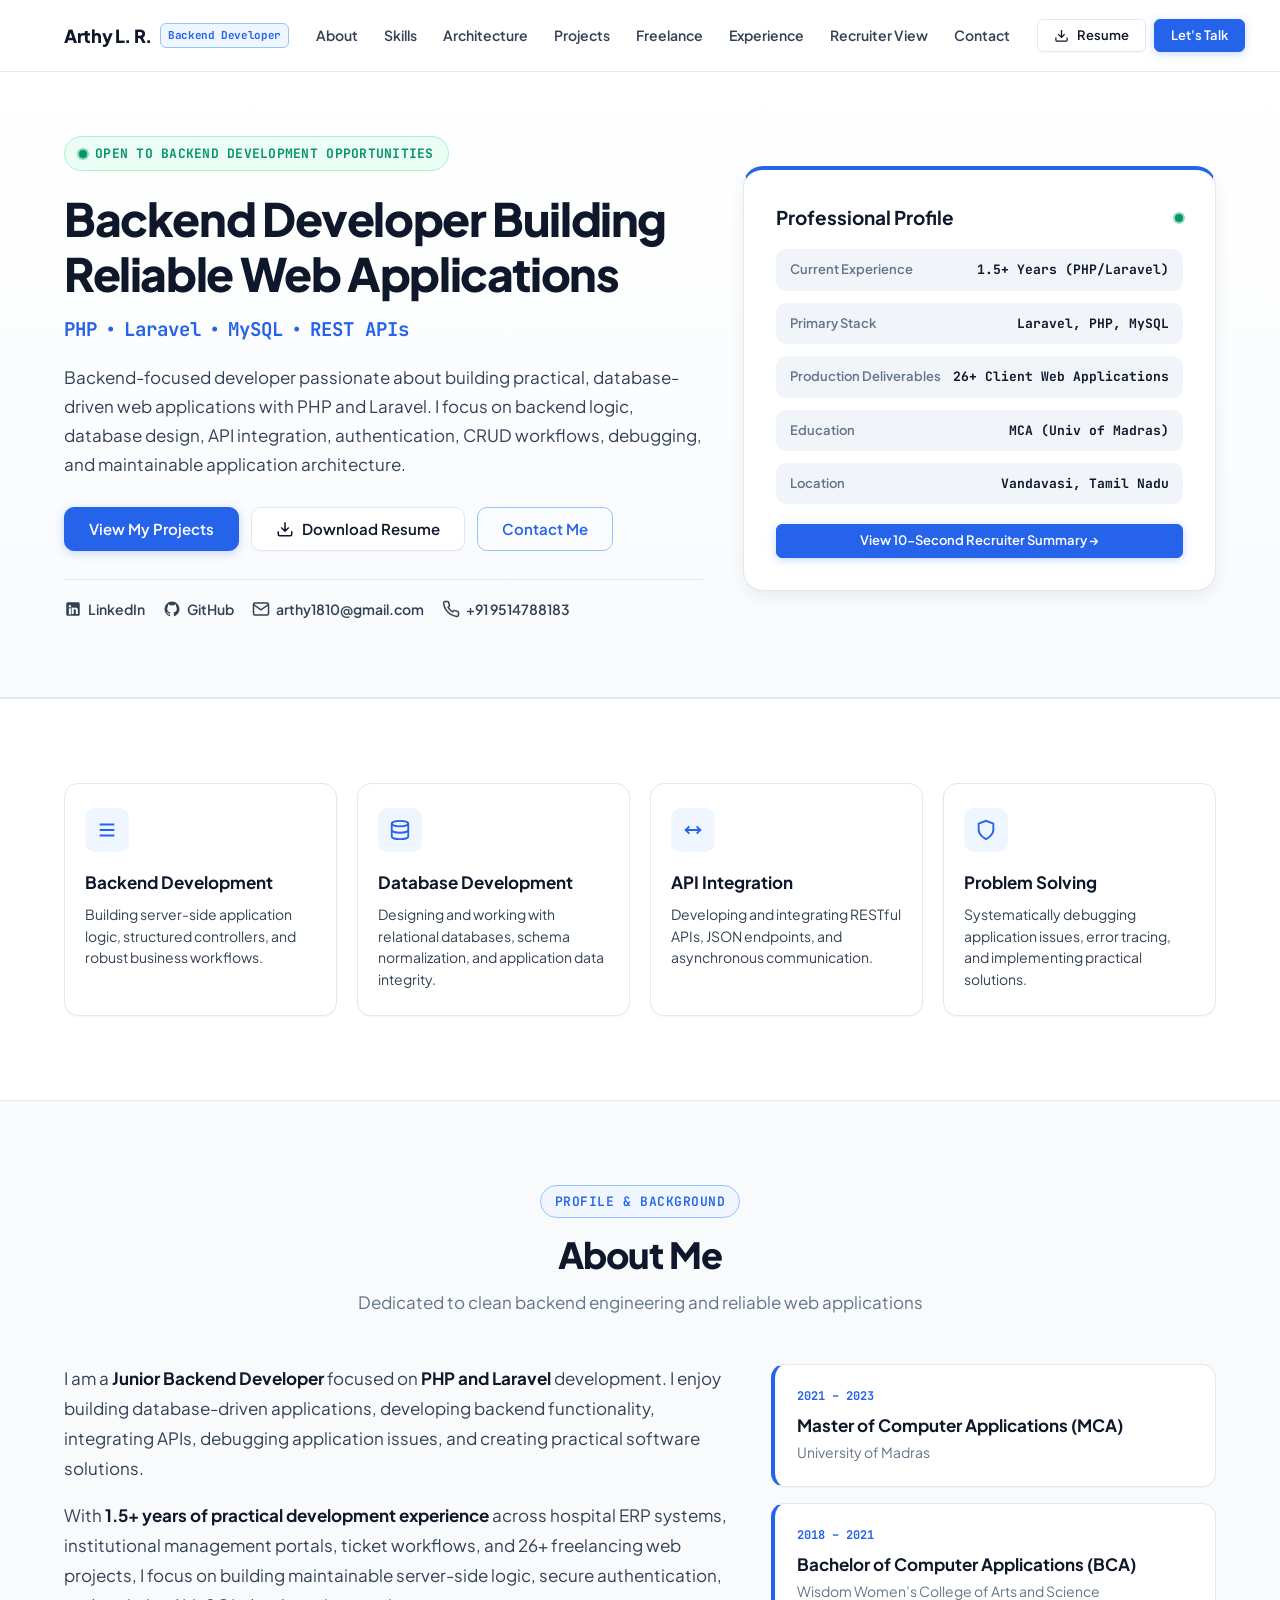
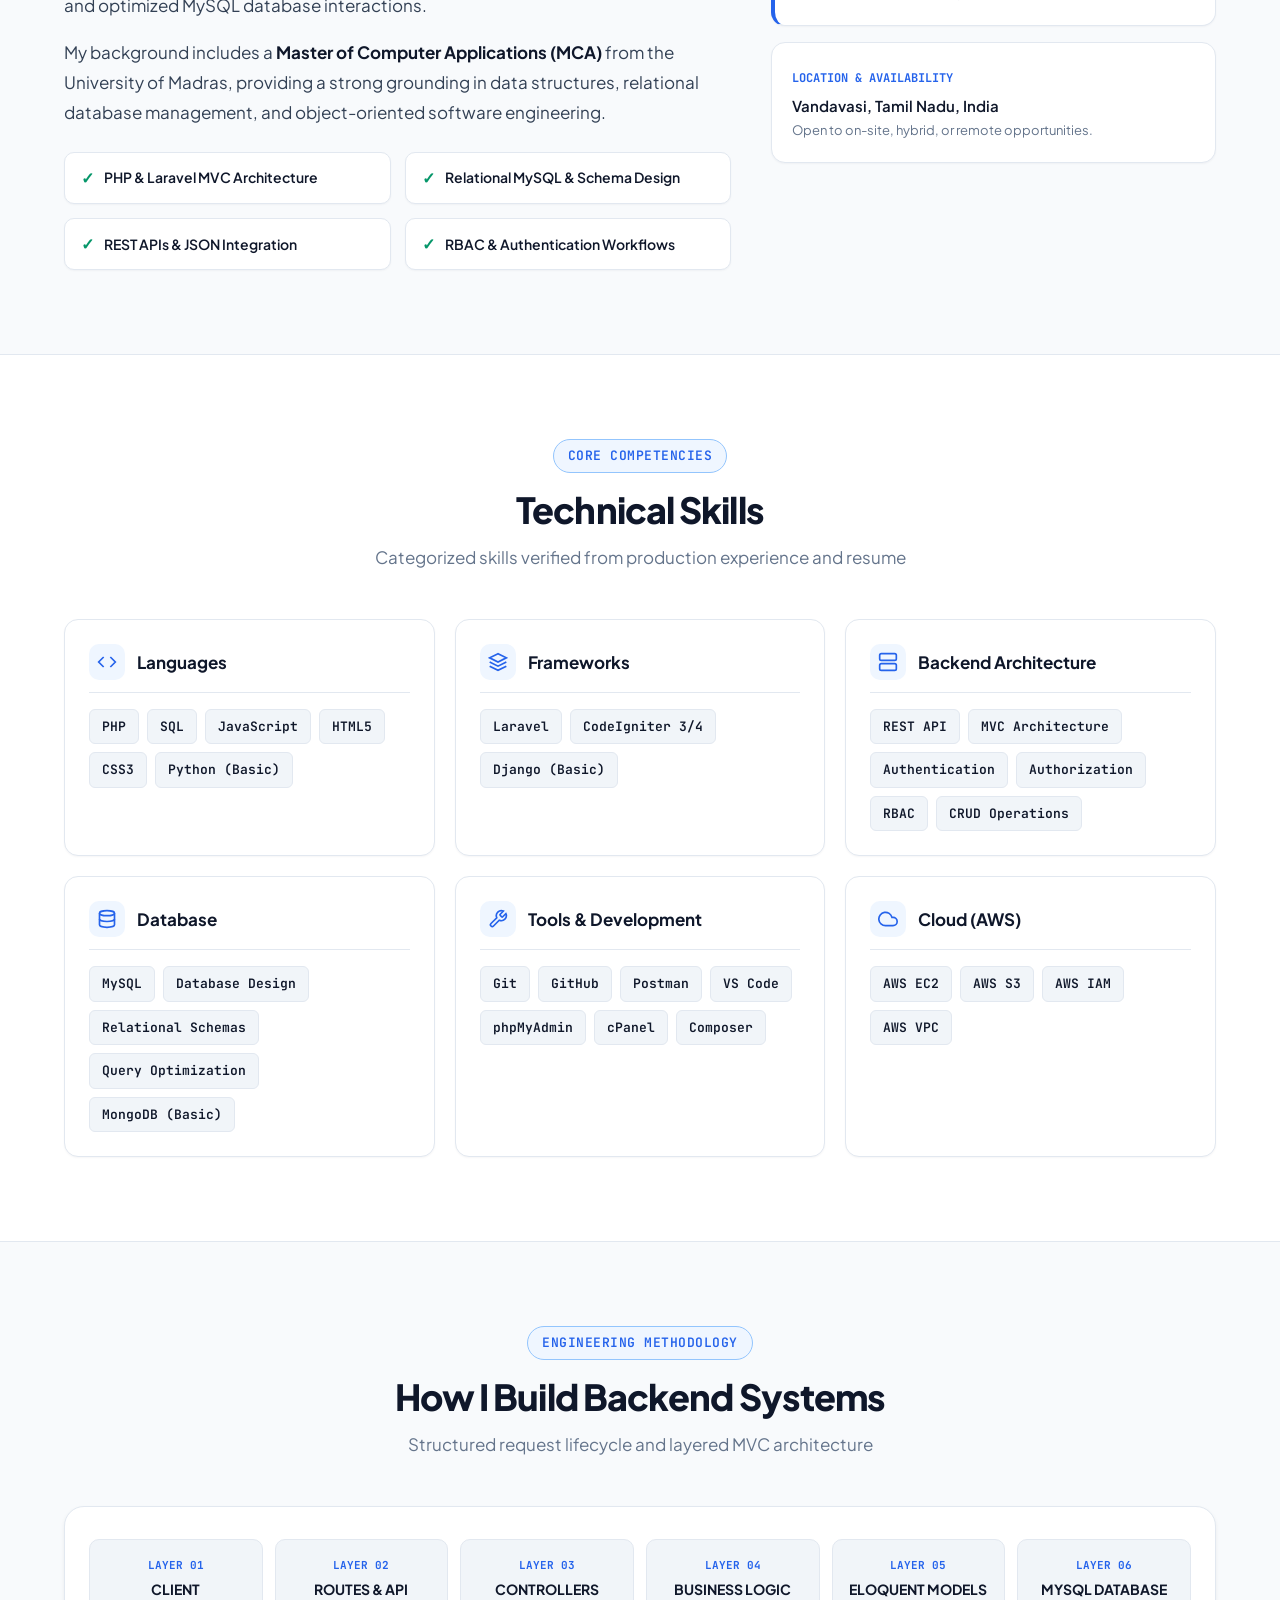
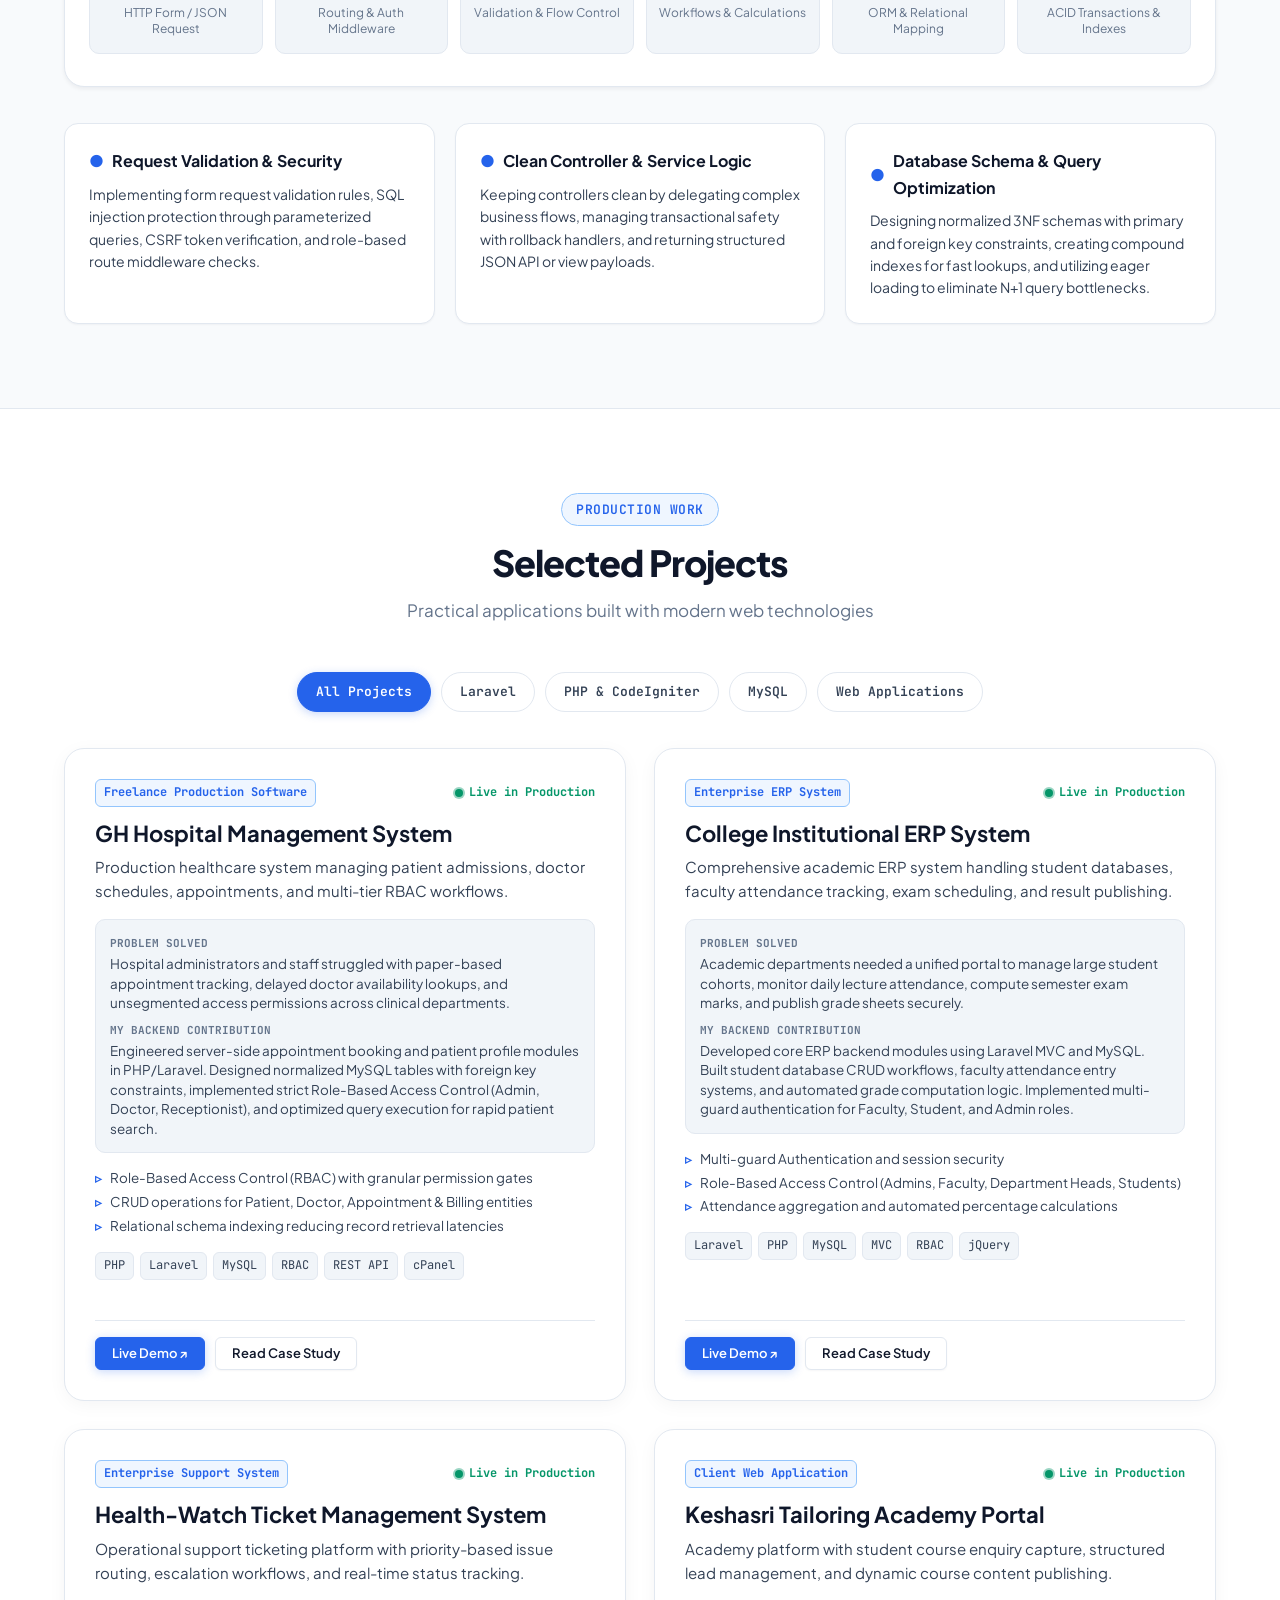
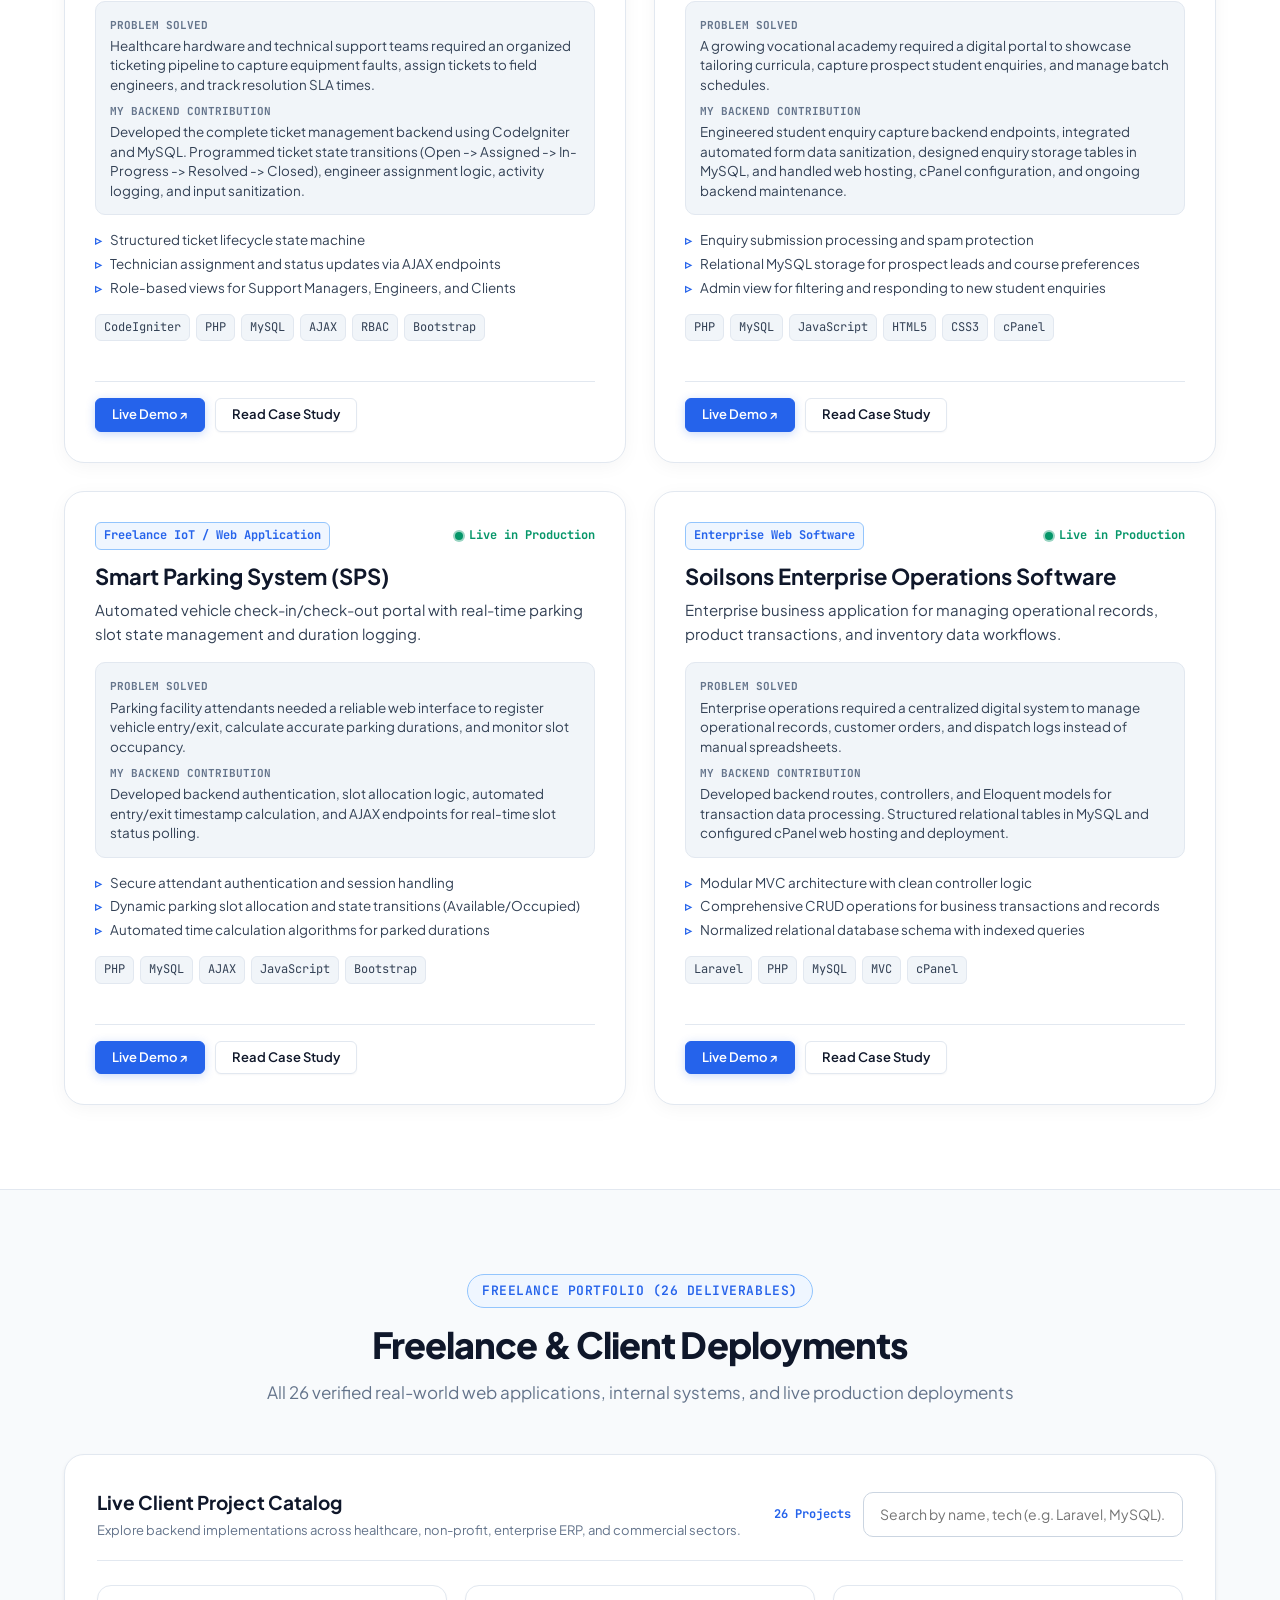
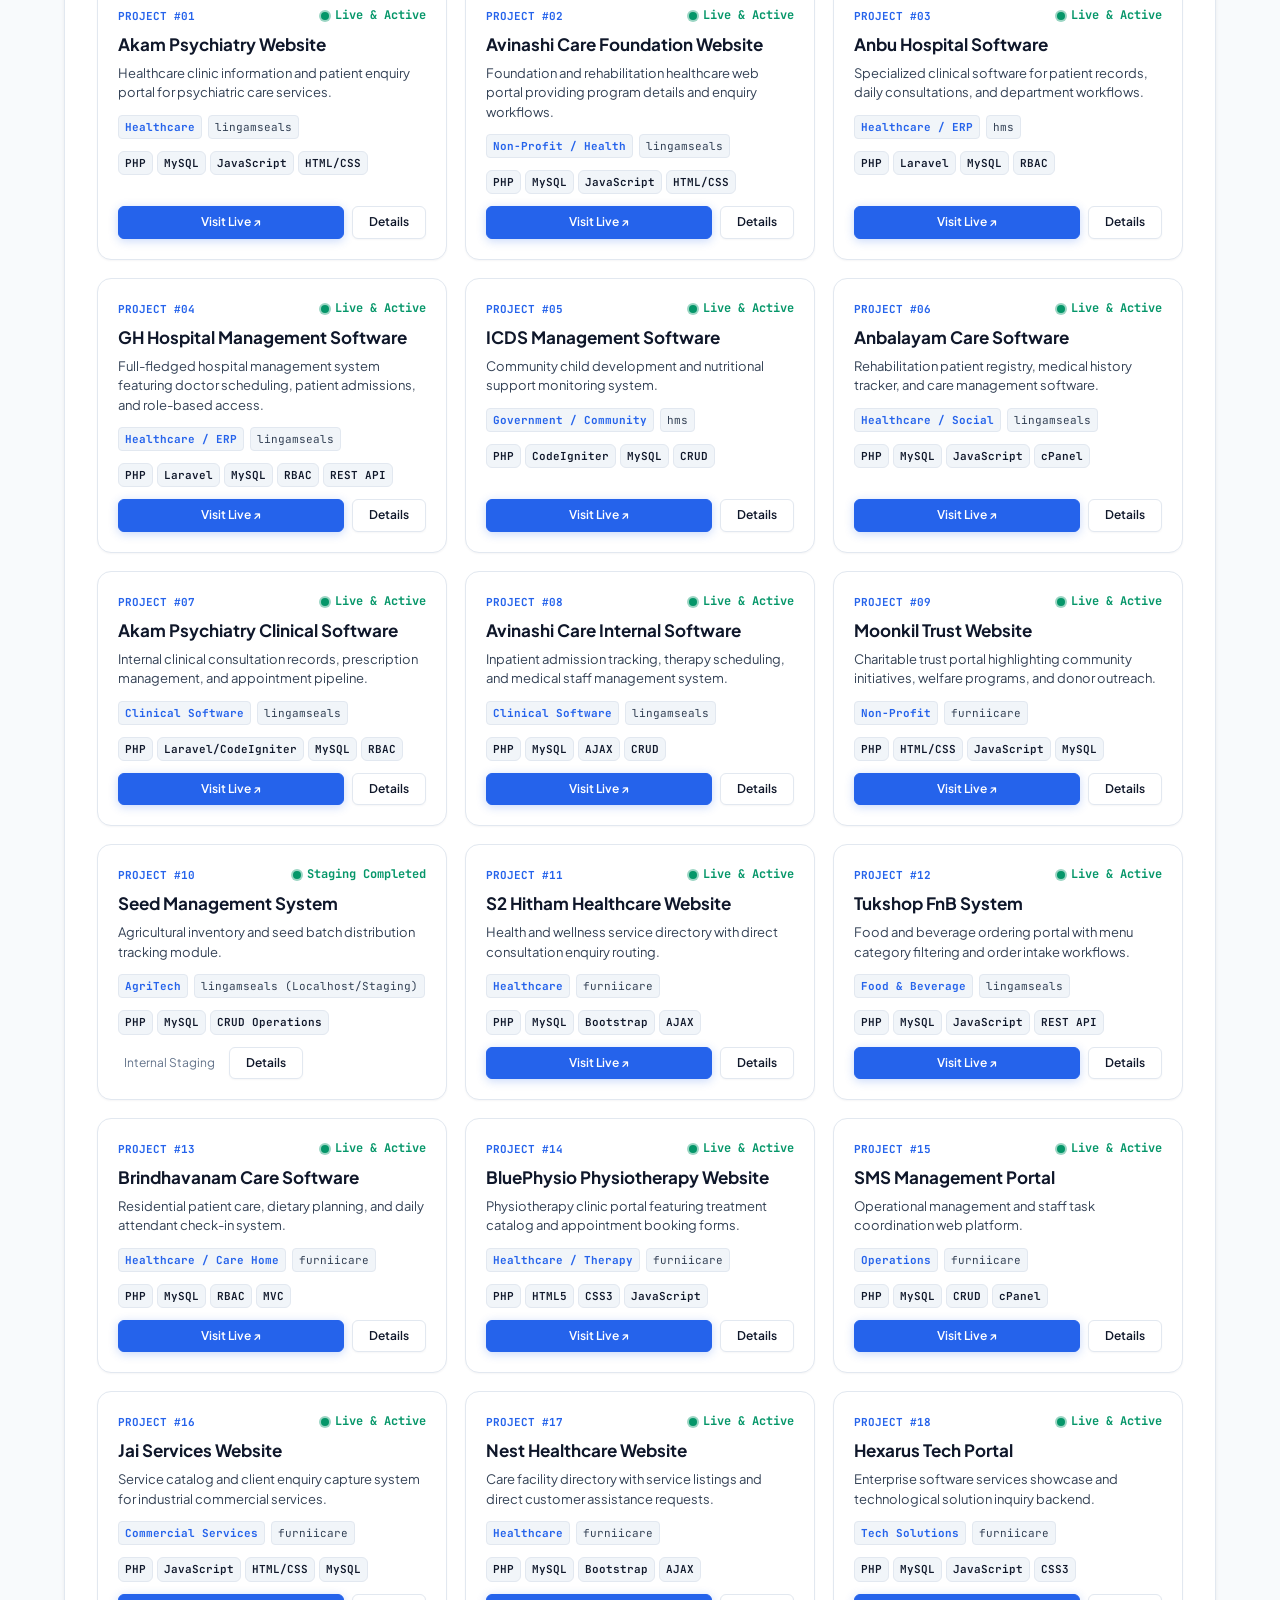
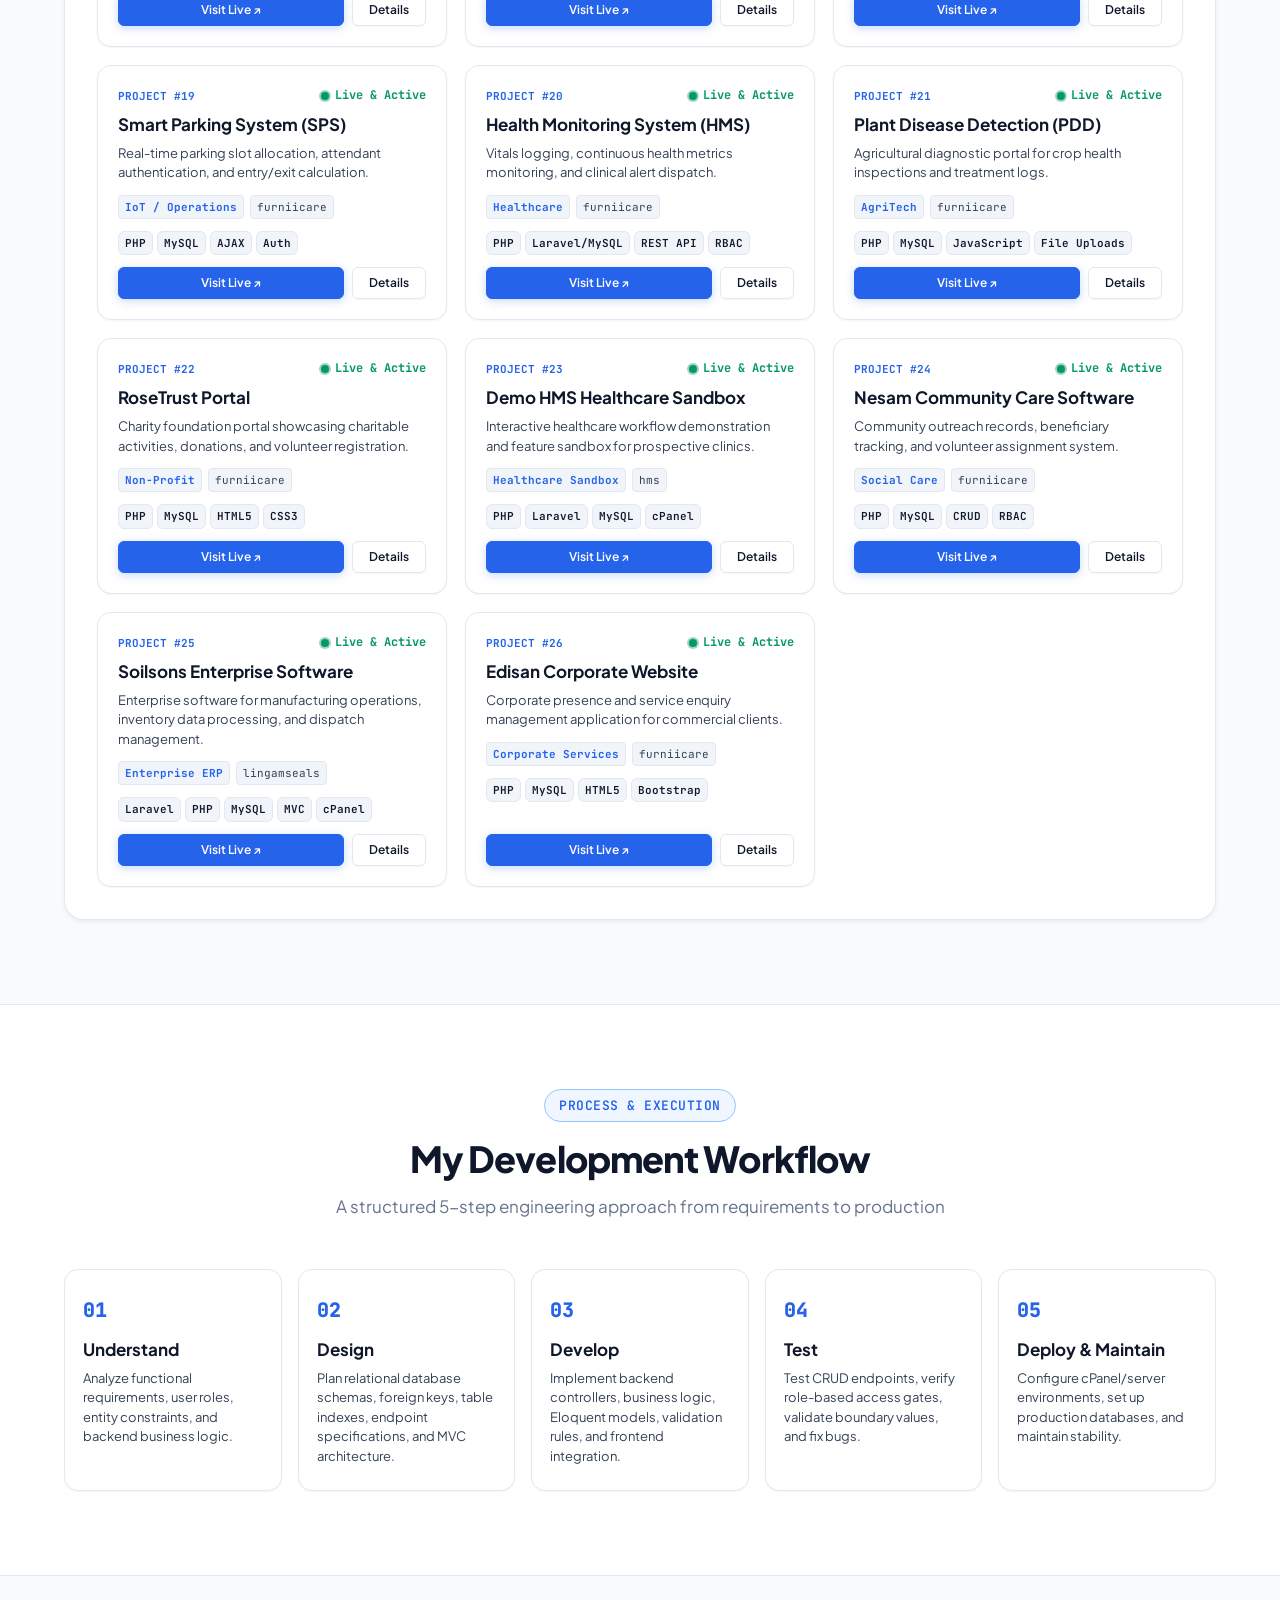
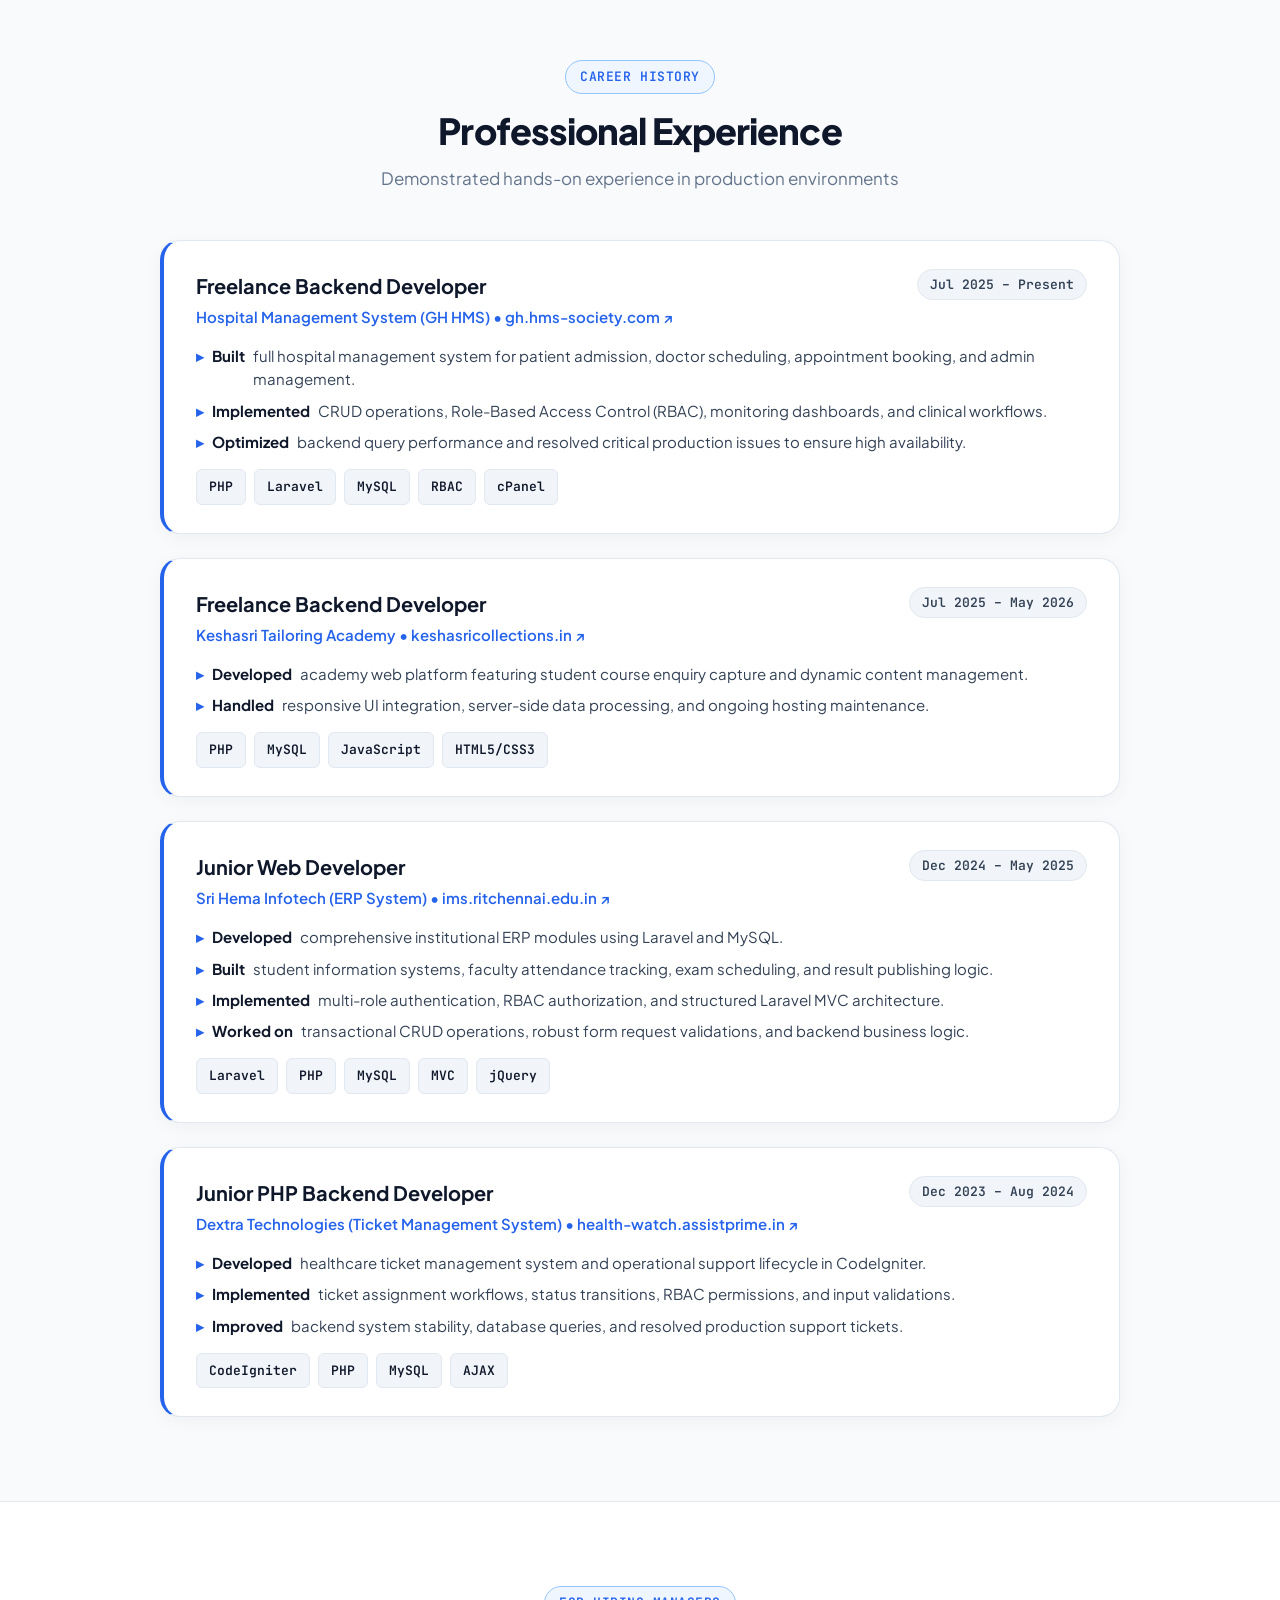
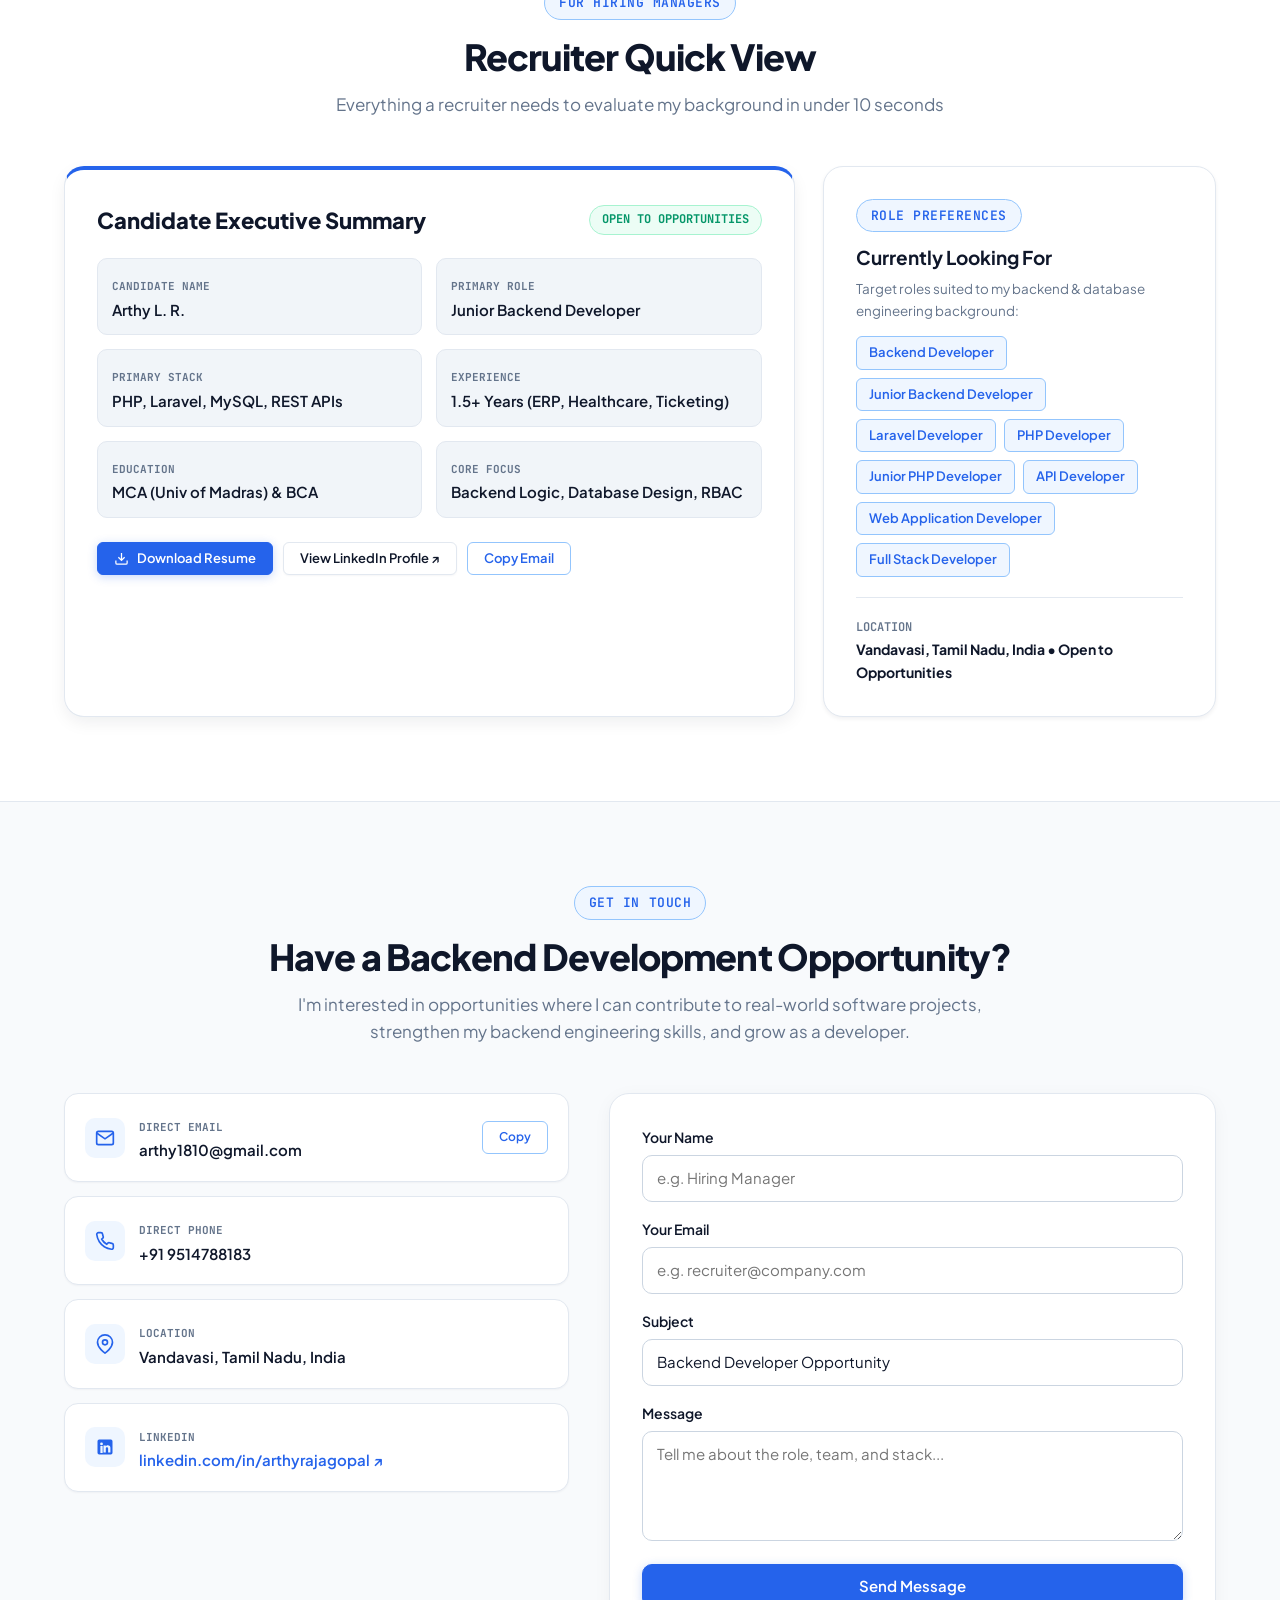
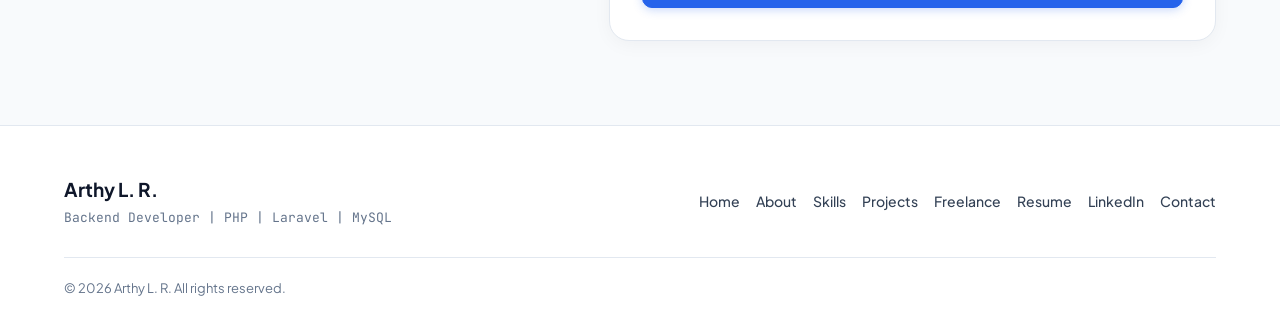
<file: index.html>
<!DOCTYPE html>
<html lang="en">
<head>
  <meta charset="UTF-8">
  <meta name="viewport" content="width=device-width, initial-scale=1.0">
  
  <!-- Primary SEO Meta Tags -->
  <title>Arthy L. R. | Backend Developer | PHP & Laravel Developer</title>
  <meta name="title" content="Arthy L. R. | Backend Developer | PHP & Laravel Developer">
  <meta name="description" content="Arthy L. R. is a Junior Backend Developer focused on PHP, Laravel, MySQL, REST APIs and database-driven web application development. Explore 26+ production projects, technical skills and experience.">
  <meta name="keywords" content="Backend Developer, Junior Backend Developer, PHP Developer, Laravel Developer, MySQL Developer, REST API Developer, Web Application Developer, PHP Laravel Developer, Backend Engineer, Laravel Developer India, Arthy L. R., Arthy Rajagopal">
  <meta name="author" content="Arthy L. R.">
  <meta name="robots" content="index, follow">
  <link rel="canonical" href="https://arthyrajagopal.github.io/">

  <!-- Open Graph / LinkedIn -->
  <meta property="og:type" content="website">
  <meta property="og:url" content="https://arthyrajagopal.github.io/">
  <meta property="og:title" content="Arthy L. R. | Backend Developer | PHP & Laravel">
  <meta property="og:description" content="Backend Developer building reliable database-driven web applications with PHP, Laravel, and MySQL. View real-world production projects, architecture workflows, and case studies.">
  <meta property="og:image" content="assets/images/favicon.svg">

  <!-- Favicon -->
  <link rel="icon" type="image/svg+xml" href="assets/images/favicon.svg">
  <meta name="theme-color" content="#2563eb">

  <!-- Google Fonts: Plus Jakarta Sans & JetBrains Mono -->
  <link rel="preconnect" href="https://fonts.googleapis.com">
  <link rel="preconnect" href="https://fonts.gstatic.com" crossorigin>
  <link href="https://fonts.googleapis.com/css2?family=JetBrains+Mono:wght@400;500;600;700&family=Plus+Jakarta+Sans:wght@400;500;600;700;800&display=swap" rel="stylesheet">

  <!-- Stylesheets -->
  <link rel="stylesheet" href="assets/css/style.css">
  <link rel="stylesheet" href="assets/css/animations.css">

  <!-- JSON-LD Structured Data for ATS & Recruiter Discovery -->
  <script type="application/ld+json">
  {
    "@context": "https://schema.org",
    "@type": "Person",
    "name": "Arthy L. R.",
    "url": "https://arthyrajagopal.github.io/",
    "sameAs": [
      "https://www.linkedin.com/in/arthyrajagopal/",
      "https://github.com/arthyrajagopal"
    ],
    "jobTitle": "Backend Developer",
    "email": "arthy1810@gmail.com",
    "telephone": "+919514788183",
    "address": {
      "@type": "PostalAddress",
      "addressLocality": "Vandavasi",
      "addressRegion": "Tamil Nadu",
      "addressCountry": "India"
    },
    "alumniOf": [
      {
        "@type": "EducationalOrganization",
        "name": "University of Madras",
        "credential": "Master of Computer Applications (MCA)"
      },
      {
        "@type": "EducationalOrganization",
        "name": "Wisdom Women's College of Arts and Science",
        "credential": "Bachelor of Computer Applications (BCA)"
      }
    ],
    "knowsAbout": [
      "PHP", "Laravel", "MySQL", "CodeIgniter 3/4", "REST API", "Database Design", "RBAC", "CRUD", "MVC Architecture", "SQL Query Optimization", "Git", "Postman", "cPanel", "AWS"
    ]
  }
  </script>
</head>
<body>

  <!-- ========================================================================
       1. Sticky Header & Navigation
       ======================================================================== -->
  <header class="header" role="banner">
    <div class="container header-inner">
      <a href="#home" class="nav-brand" aria-label="Arthy L. R. Portfolio Home">
        <span>Arthy L. R.</span>
        <span class="nav-brand-tag">Backend Developer</span>
      </a>

      <nav class="nav-menu" id="navMenu" aria-label="Main Navigation">
        <a href="#about" class="nav-link">About</a>
        <a href="#skills" class="nav-link">Skills</a>
        <a href="#architecture" class="nav-link">Architecture</a>
        <a href="#projects" class="nav-link">Projects</a>
        <a href="#freelance" class="nav-link">Freelance</a>
        <a href="#experience" class="nav-link">Experience</a>
        <a href="#recruiter-view" class="nav-link">Recruiter View</a>
        <a href="#contact" class="nav-link">Contact</a>
      </nav>

      <div class="nav-actions">
        <a href="assets/resume/Arthy-Backend-Developer-Resume.pdf" download="Arthy-Backend-Developer-Resume.pdf" class="btn btn-secondary btn-sm" style="display: inline-flex;">
          <svg width="15" height="15" fill="none" stroke="currentColor" stroke-width="2" viewBox="0 0 24 24"><path d="M21 15v4a2 2 0 0 1-2 2H5a2 2 0 0 1-2-2v-4M7 10l5 5 5-5M12 15V3"></path></svg>
          Resume
        </a>
        <a href="#contact" class="btn btn-primary btn-sm">Let's Talk</a>
        <button class="nav-hamburger" id="navHamburger" aria-label="Toggle navigation menu" aria-expanded="false">
          <span></span>
          <span></span>
          <span></span>
        </button>
      </div>
    </div>
  </header>

  <!-- Main Content Wrapper -->
  <main id="main-content" role="main">

    <!-- ======================================================================
         2. Hero Section
         ====================================================================== -->
    <section id="home" class="hero-section">
      <div class="container hero-grid">
        <div class="hero-content">
          <div class="status-badge">
            <span class="status-dot"></span>
            <span>OPEN TO BACKEND DEVELOPMENT OPPORTUNITIES</span>
          </div>

          <h1 class="hero-title">Backend Developer Building Reliable Web Applications</h1>
          <div class="hero-subtitle">
            <span>PHP</span> • <span>Laravel</span> • <span>MySQL</span> • <span>REST APIs</span>
          </div>
          
          <p class="hero-description">
            Backend-focused developer passionate about building practical, database-driven web applications with PHP and Laravel. I focus on backend logic, database design, API integration, authentication, CRUD workflows, debugging, and maintainable application architecture.
          </p>

          <div class="hero-cta-group">
            <a href="#projects" class="btn btn-primary">View My Projects</a>
            <a href="assets/resume/Arthy-Backend-Developer-Resume.pdf" download="Arthy-Backend-Developer-Resume.pdf" class="btn btn-secondary">
              <svg width="18" height="18" fill="none" stroke="currentColor" stroke-width="2" viewBox="0 0 24 24"><path d="M21 15v4a2 2 0 0 1-2 2H5a2 2 0 0 1-2-2v-4M7 10l5 5 5-5M12 15V3"></path></svg>
              Download Resume
            </a>
            <a href="#contact" class="btn btn-outline">Contact Me</a>
          </div>

          <div class="hero-social-links">
            <a href="https://www.linkedin.com/in/arthyrajagopal/" target="_blank" rel="noopener noreferrer" class="hero-social-link">
              <svg width="18" height="18" fill="currentColor" viewBox="0 0 24 24"><path d="M19 3a2 2 0 0 1 2 2v14a2 2 0 0 1-2 2H5a2 2 0 0 1-2-2V5a2 2 0 0 1 2-2h14m-.5 15.5v-5.3a3.26 3.26 0 0 0-3.26-3.26c-.85 0-1.84.52-2.28 1.3v-1.11h-2.79v8.37h2.79v-4.93c0-.77.62-1.4 1.39-1.4a1.4 1.4 0 0 1 1.4 1.4v4.93h2.75M6.46 10.9v8.37H9.2V10.9H6.46M7.83 6.64a1.65 1.65 0 0 0-1.66 1.66 1.66 1.66 0 0 0 1.66 1.66 1.66 1.66 0 0 0 1.66-1.66 1.65 1.65 0 0 0-1.66-1.66Z"/></svg>
              <span>LinkedIn</span>
            </a>
            <a href="https://github.com/arthyrajagopal" target="_blank" rel="noopener noreferrer" class="hero-social-link">
              <svg width="18" height="18" fill="currentColor" viewBox="0 0 24 24"><path d="M12 2A10 10 0 0 0 2 12c0 4.42 2.87 8.17 6.84 9.5.5.08.66-.23.66-.5v-1.69c-2.77.6-3.36-1.34-3.36-1.34-.46-1.16-1.11-1.47-1.11-1.47-.91-.62.07-.6.07-.6 1 .07 1.53 1.03 1.53 1.03.87 1.52 2.34 1.07 2.91.83.1-.65.35-1.09.63-1.34-2.22-.25-4.55-1.11-4.55-4.92 0-1.11.38-2 1.03-2.71-.1-.25-.45-1.29.1-2.64 0 0 .84-.27 2.75 1.02.79-.22 1.65-.33 2.5-.33.85 0 1.71.11 2.5.33 1.91-1.29 2.75-1.02 2.75-1.02.55 1.35.2 2.39.1 2.64.65.71 1.03 1.6 1.03 2.71 0 3.82-2.34 4.66-4.57 4.91.36.31.69.92.69 1.85V21c0 .27.16.59.67.5C19.14 20.16 22 16.42 22 12A10 10 0 0 0 12 2Z"/></svg>
              <span>GitHub</span>
            </a>
            <a href="mailto:arthy1810@gmail.com" class="hero-social-link">
              <svg width="18" height="18" fill="none" stroke="currentColor" stroke-width="2" viewBox="0 0 24 24"><path d="M4 4h16c1.1 0 2 .9 2 2v12c0 1.1-.9 2-2 2H4c-1.1 0-2-.9-2-2V6c0-1.1.9-2 2-2z"></path><polyline points="22,6 12,13 2,6"></polyline></svg>
              <span>arthy1810@gmail.com</span>
            </a>
            <a href="tel:+919514788183" class="hero-social-link">
              <svg width="18" height="18" fill="none" stroke="currentColor" stroke-width="2" viewBox="0 0 24 24"><path d="M22 16.92v3a2 2 0 0 1-2.18 2 19.79 19.79 0 0 1-8.63-3.07 19.5 19.5 0 0 1-6-6 19.79 19.79 0 0 1-3.07-8.67A2 2 0 0 1 4.11 2h3a2 2 0 0 1 2 1.72 12.84 12.84 0 0 0 .7 2.81 2 2 0 0 1-.45 2.11L8.09 9.91a16 16 0 0 0 6 6l1.27-1.27a2 2 0 0 1 2.11-.45 12.84 12.84 0 0 0 2.81.7A2 2 0 0 1 22 16.92z"></path></svg>
              <span>+91 9514788183</span>
            </a>
          </div>
        </div>

        <!-- Hero Right Quick Profile Card -->
        <div class="hero-card-widget">
          <div class="hero-card-title">
            <span>Professional Profile</span>
            <span class="status-dot"></span>
          </div>
          
          <div class="hero-card-items">
            <div class="hero-info-row">
              <span class="hero-info-label">Current Experience</span>
              <span class="hero-info-val">1.5+ Years (PHP/Laravel)</span>
            </div>
            <div class="hero-info-row">
              <span class="hero-info-label">Primary Stack</span>
              <span class="hero-info-val">Laravel, PHP, MySQL</span>
            </div>
            <div class="hero-info-row">
              <span class="hero-info-label">Production Deliverables</span>
              <span class="hero-info-val">26+ Client Web Applications</span>
            </div>
            <div class="hero-info-row">
              <span class="hero-info-label">Education</span>
              <span class="hero-info-val">MCA (Univ of Madras)</span>
            </div>
            <div class="hero-info-row">
              <span class="hero-info-label">Location</span>
              <span class="hero-info-val">Vandavasi, Tamil Nadu</span>
            </div>
          </div>

          <a href="#recruiter-view" class="btn btn-primary btn-sm" style="width: 100%;">
            View 10-Second Recruiter Summary →
          </a>
        </div>
      </div>
    </section>

    <!-- ======================================================================
         3. Quick Value Proposition (4 Engineering Pillars)
         ====================================================================== -->
    <section class="section section-alt" aria-label="Core Value Propositions">
      <div class="container">
        <div class="value-props-grid">
          <div class="value-card">
            <div class="value-icon-box">
              <svg width="22" height="22" fill="none" stroke="currentColor" stroke-width="2" viewBox="0 0 24 24"><path d="M4 6h16M4 12h16M4 18h16"></path></svg>
            </div>
            <h3 class="value-title">Backend Development</h3>
            <p class="value-desc">Building server-side application logic, structured controllers, and robust business workflows.</p>
          </div>

          <div class="value-card">
            <div class="value-icon-box">
              <svg width="22" height="22" fill="none" stroke="currentColor" stroke-width="2" viewBox="0 0 24 24"><ellipse cx="12" cy="5" rx="9" ry="3"></ellipse><path d="M21 12c0 1.66-4 3-9 3s-9-1.34-9-3"></path><path d="M3 5v14c0 1.66 4 3 9 3s9-1.34 9-3V5"></path></svg>
            </div>
            <h3 class="value-title">Database Development</h3>
            <p class="value-desc">Designing and working with relational databases, schema normalization, and application data integrity.</p>
          </div>

          <div class="value-card">
            <div class="value-icon-box">
              <svg width="22" height="22" fill="none" stroke="currentColor" stroke-width="2" viewBox="0 0 24 24"><path d="M16 16l4-4-4-4M8 8l-4 4 4 4M21 12H3"></path></svg>
            </div>
            <h3 class="value-title">API Integration</h3>
            <p class="value-desc">Developing and integrating RESTful APIs, JSON endpoints, and asynchronous communication.</p>
          </div>

          <div class="value-card">
            <div class="value-icon-box">
              <svg width="22" height="22" fill="none" stroke="currentColor" stroke-width="2" viewBox="0 0 24 24"><path d="M12 22s8-4 8-10V5l-8-3-8 3v7c0 6 8 10 8 10z"></path></svg>
            </div>
            <h3 class="value-title">Problem Solving</h3>
            <p class="value-desc">Systematically debugging application issues, error tracing, and implementing practical solutions.</p>
          </div>
        </div>
      </div>
    </section>

    <!-- ======================================================================
         4. About Me & Education
         ====================================================================== -->
    <section id="about" class="section">
      <div class="container">
        <div class="section-header">
          <span class="section-badge">PROFILE & BACKGROUND</span>
          <h2 class="section-title">About Me</h2>
          <p class="section-subtitle">Dedicated to clean backend engineering and reliable web applications</p>
        </div>

        <div class="about-grid">
          <div class="about-narrative">
            <p>
              I am a <strong>Junior Backend Developer</strong> focused on <strong>PHP and Laravel</strong> development. I enjoy building database-driven applications, developing backend functionality, integrating APIs, debugging application issues, and creating practical software solutions.
            </p>
            <p>
              With <strong>1.5+ years of practical development experience</strong> across hospital ERP systems, institutional management portals, ticket workflows, and 26+ freelancing web projects, I focus on building maintainable server-side logic, secure authentication, and optimized MySQL database interactions.
            </p>
            <p>
              My background includes a <strong>Master of Computer Applications (MCA)</strong> from the University of Madras, providing a strong grounding in data structures, relational database management, and object-oriented software engineering.
            </p>

            <div class="about-highlights">
              <div class="highlight-pill">
                <span class="highlight-pill-icon">✓</span>
                <span class="highlight-pill-text">PHP & Laravel MVC Architecture</span>
              </div>
              <div class="highlight-pill">
                <span class="highlight-pill-icon">✓</span>
                <span class="highlight-pill-text">Relational MySQL & Schema Design</span>
              </div>
              <div class="highlight-pill">
                <span class="highlight-pill-icon">✓</span>
                <span class="highlight-pill-text">REST APIs & JSON Integration</span>
              </div>
              <div class="highlight-pill">
                <span class="highlight-pill-icon">✓</span>
                <span class="highlight-pill-text">RBAC & Authentication Workflows</span>
              </div>
            </div>
          </div>

          <div class="about-sidebar">
            <div class="edu-card">
              <div class="edu-year">2021 – 2023</div>
              <h3 class="edu-degree">Master of Computer Applications (MCA)</h3>
              <p class="edu-institution">University of Madras</p>
            </div>

            <div class="edu-card">
              <div class="edu-year">2018 – 2021</div>
              <h3 class="edu-degree">Bachelor of Computer Applications (BCA)</h3>
              <p class="edu-institution">Wisdom Women’s College of Arts and Science</p>
            </div>

            <div style="background: #ffffff; padding: 20px; border-radius: var(--radius-lg); border: 1px solid var(--border-color); box-shadow: var(--shadow-xs);">
              <span style="font-family: var(--font-mono); font-size: 0.75rem; color: var(--color-primary); font-weight: 700; text-transform: uppercase;">Location & Availability</span>
              <p style="font-size: 0.9375rem; color: var(--text-primary); font-weight: 600; margin-top: 4px;">Vandavasi, Tamil Nadu, India</p>
              <p style="font-size: 0.8125rem; color: var(--text-muted); margin-top: 2px;">Open to on-site, hybrid, or remote opportunities.</p>
            </div>
          </div>
        </div>
      </div>
    </section>

    <!-- ======================================================================
         5. Technical Skills Section (ALL FROM RESUME)
         ====================================================================== -->
    <section id="skills" class="section section-alt">
      <div class="container">
        <div class="section-header">
          <span class="section-badge">CORE COMPETENCIES</span>
          <h2 class="section-title">Technical Skills</h2>
          <p class="section-subtitle">Categorized skills verified from production experience and resume</p>
        </div>

        <div class="skills-grid">
          <!-- 1. Languages -->
          <div class="skill-category-card">
            <div class="skill-category-header">
              <div class="skill-category-icon">
                <svg width="20" height="20" fill="none" stroke="currentColor" stroke-width="2" viewBox="0 0 24 24"><polyline points="16 18 22 12 16 6"></polyline><polyline points="8 6 2 12 8 18"></polyline></svg>
              </div>
              <h3 class="skill-category-title">Languages</h3>
            </div>
            <div class="skill-tag-list">
              <span class="skill-badge">PHP</span>
              <span class="skill-badge">SQL</span>
              <span class="skill-badge">JavaScript</span>
              <span class="skill-badge">HTML5</span>
              <span class="skill-badge">CSS3</span>
              <span class="skill-badge">Python (Basic)</span>
            </div>
          </div>

          <!-- 2. Frameworks -->
          <div class="skill-category-card">
            <div class="skill-category-header">
              <div class="skill-category-icon">
                <svg width="20" height="20" fill="none" stroke="currentColor" stroke-width="2" viewBox="0 0 24 24"><polygon points="12 2 2 7 12 12 22 7 12 2"></polygon><polyline points="2 17 12 22 22 17"></polyline><polyline points="2 12 12 17 22 12"></polyline></svg>
              </div>
              <h3 class="skill-category-title">Frameworks</h3>
            </div>
            <div class="skill-tag-list">
              <span class="skill-badge">Laravel</span>
              <span class="skill-badge">CodeIgniter 3/4</span>
              <span class="skill-badge">Django (Basic)</span>
            </div>
          </div>

          <!-- 3. Backend -->
          <div class="skill-category-card">
            <div class="skill-category-header">
              <div class="skill-category-icon">
                <svg width="20" height="20" fill="none" stroke="currentColor" stroke-width="2" viewBox="0 0 24 24"><rect x="2" y="2" width="20" height="8" rx="2" ry="2"></rect><rect x="2" y="14" width="20" height="8" rx="2" ry="2"></rect><line x1="6" y1="6" x2="6.01" y2="6"></line><line x1="6" y1="18" x2="6.01" y2="18"></line></svg>
              </div>
              <h3 class="skill-category-title">Backend Architecture</h3>
            </div>
            <div class="skill-tag-list">
              <span class="skill-badge">REST API</span>
              <span class="skill-badge">MVC Architecture</span>
              <span class="skill-badge">Authentication</span>
              <span class="skill-badge">Authorization</span>
              <span class="skill-badge">RBAC</span>
              <span class="skill-badge">CRUD Operations</span>
            </div>
          </div>

          <!-- 4. Database -->
          <div class="skill-category-card">
            <div class="skill-category-header">
              <div class="skill-category-icon">
                <svg width="20" height="20" fill="none" stroke="currentColor" stroke-width="2" viewBox="0 0 24 24"><ellipse cx="12" cy="5" rx="9" ry="3"></ellipse><path d="M21 12c0 1.66-4 3-9 3s-9-1.34-9-3"></path><path d="M3 5v14c0 1.66 4 3 9 3s9-1.34 9-3V5"></path></svg>
              </div>
              <h3 class="skill-category-title">Database</h3>
            </div>
            <div class="skill-tag-list">
              <span class="skill-badge">MySQL</span>
              <span class="skill-badge">Database Design</span>
              <span class="skill-badge">Relational Schemas</span>
              <span class="skill-badge">Query Optimization</span>
              <span class="skill-badge">MongoDB (Basic)</span>
            </div>
          </div>

          <!-- 5. Tools -->
          <div class="skill-category-card">
            <div class="skill-category-header">
              <div class="skill-category-icon">
                <svg width="20" height="20" fill="none" stroke="currentColor" stroke-width="2" viewBox="0 0 24 24"><path d="M14.7 6.3a1 1 0 0 0 0 1.4l1.6 1.6a1 1 0 0 0 1.4 0l3.77-3.77a6 6 0 0 1-7.94 7.94l-6.91 6.91a2.12 2.12 0 0 1-3-3l6.91-6.91a6 6 0 0 1 7.94-7.94l-3.76 3.76z"></path></svg>
              </div>
              <h3 class="skill-category-title">Tools & Development</h3>
            </div>
            <div class="skill-tag-list">
              <span class="skill-badge">Git</span>
              <span class="skill-badge">GitHub</span>
              <span class="skill-badge">Postman</span>
              <span class="skill-badge">VS Code</span>
              <span class="skill-badge">phpMyAdmin</span>
              <span class="skill-badge">cPanel</span>
              <span class="skill-badge">Composer</span>
            </div>
          </div>

          <!-- 6. Cloud -->
          <div class="skill-category-card">
            <div class="skill-category-header">
              <div class="skill-category-icon">
                <svg width="20" height="20" fill="none" stroke="currentColor" stroke-width="2" viewBox="0 0 24 24"><path d="M18 10h-1.26A8 8 0 1 0 9 20h9a5 5 0 0 0 0-10z"></path></svg>
              </div>
              <h3 class="skill-category-title">Cloud (AWS)</h3>
            </div>
            <div class="skill-tag-list">
              <span class="skill-badge">AWS EC2</span>
              <span class="skill-badge">AWS S3</span>
              <span class="skill-badge">AWS IAM</span>
              <span class="skill-badge">AWS VPC</span>
            </div>
          </div>
        </div>
      </div>
    </section>

    <!-- ======================================================================
         6. Backend Engineering ("How I Build Backend Systems")
         ====================================================================== -->
    <section id="architecture" class="section">
      <div class="container">
        <div class="section-header">
          <span class="section-badge">ENGINEERING METHODOLOGY</span>
          <h2 class="section-title">How I Build Backend Systems</h2>
          <p class="section-subtitle">Structured request lifecycle and layered MVC architecture</p>
        </div>

        <!-- Architecture Flow Visual -->
        <div class="arch-flow-wrapper">
          <div class="arch-flow-steps">
            <div class="arch-step-node">
              <div class="arch-step-num">LAYER 01</div>
              <h4 class="arch-step-name">CLIENT</h4>
              <p class="arch-step-sub">HTTP Form / JSON Request</p>
            </div>

            <div class="arch-step-node">
              <div class="arch-step-num">LAYER 02</div>
              <h4 class="arch-step-name">ROUTES & API</h4>
              <p class="arch-step-sub">Routing & Auth Middleware</p>
            </div>

            <div class="arch-step-node">
              <div class="arch-step-num">LAYER 03</div>
              <h4 class="arch-step-name">CONTROLLERS</h4>
              <p class="arch-step-sub">Validation & Flow Control</p>
            </div>

            <div class="arch-step-node">
              <div class="arch-step-num">LAYER 04</div>
              <h4 class="arch-step-name">BUSINESS LOGIC</h4>
              <p class="arch-step-sub">Workflows & Calculations</p>
            </div>

            <div class="arch-step-node">
              <div class="arch-step-num">LAYER 05</div>
              <h4 class="arch-step-name">ELOQUENT MODELS</h4>
              <p class="arch-step-sub">ORM & Relational Mapping</p>
            </div>

            <div class="arch-step-node">
              <div class="arch-step-num">LAYER 06</div>
              <h4 class="arch-step-name">MYSQL DATABASE</h4>
              <p class="arch-step-sub">ACID Transactions & Indexes</p>
            </div>
          </div>
        </div>

        <!-- Detail Cards -->
        <div class="arch-details-grid">
          <div class="arch-detail-card">
            <h4 class="arch-detail-title">
              <span>●</span> Request Validation & Security
            </h4>
            <p class="arch-detail-desc">
              Implementing form request validation rules, SQL injection protection through parameterized queries, CSRF token verification, and role-based route middleware checks.
            </p>
          </div>

          <div class="arch-detail-card">
            <h4 class="arch-detail-title">
              <span>●</span> Clean Controller & Service Logic
            </h4>
            <p class="arch-detail-desc">
              Keeping controllers clean by delegating complex business flows, managing transactional safety with rollback handlers, and returning structured JSON API or view payloads.
            </p>
          </div>

          <div class="arch-detail-card">
            <h4 class="arch-detail-title">
              <span>●</span> Database Schema & Query Optimization
            </h4>
            <p class="arch-detail-desc">
              Designing normalized 3NF schemas with primary and foreign key constraints, creating compound indexes for fast lookups, and utilizing eager loading to eliminate N+1 query bottlenecks.
            </p>
          </div>
        </div>
      </div>
    </section>

    <!-- ======================================================================
         7. Selected Projects Section
         ====================================================================== -->
    <section id="projects" class="section section-alt">
      <div class="container">
        <div class="section-header">
          <span class="section-badge">PRODUCTION WORK</span>
          <h2 class="section-title">Selected Projects</h2>
          <p class="section-subtitle">Practical applications built with modern web technologies</p>
        </div>

        <!-- Project Filter Buttons -->
        <div class="filter-tabs-wrapper">
          <button class="filter-btn active" data-filter="all">All Projects</button>
          <button class="filter-btn" data-filter="laravel">Laravel</button>
          <button class="filter-btn" data-filter="php">PHP & CodeIgniter</button>
          <button class="filter-btn" data-filter="mysql">MySQL</button>
          <button class="filter-btn" data-filter="web">Web Applications</button>
        </div>

        <!-- Featured Projects Grid (Populated dynamically from projects-data.js) -->
        <div class="projects-grid" id="featuredProjectsGrid">
          <!-- Populated by main.js -->
        </div>
      </div>
    </section>

    <!-- ======================================================================
         8. Complete 26 Freelancing Projects Catalog Section
         ====================================================================== -->
    <section id="freelance" class="section">
      <div class="container">
        <div class="section-header">
          <span class="section-badge">FREELANCE PORTFOLIO (26 DELIVERABLES)</span>
          <h2 class="section-title">Freelance & Client Deployments</h2>
          <p class="section-subtitle">All 26 verified real-world web applications, internal systems, and live production deployments</p>
        </div>

        <div class="freelance-catalog-box">
          <div class="catalog-header-bar">
            <div>
              <h3 style="font-size: 1.1875rem; font-weight: 700; color: var(--text-primary); margin-bottom: 2px;">Live Client Project Catalog</h3>
              <p style="font-size: 0.8125rem; color: var(--text-muted);">Explore backend implementations across healthcare, non-profit, enterprise ERP, and commercial sectors.</p>
            </div>
            <div style="display: flex; align-items: center; gap: 12px; flex-wrap: wrap;">
              <span id="freelanceCountBadge" style="font-family: var(--font-mono); font-size: 0.75rem; color: var(--color-primary); font-weight: 700;">26 Projects</span>
              <input type="text" id="freelanceSearchInput" class="catalog-search-input" placeholder="Search by name, tech (e.g. Laravel, MySQL)..." aria-label="Search freelance projects">
            </div>
          </div>

          <div class="freelance-grid" id="freelanceGrid">
            <!-- Populated dynamically from projects-data.js -->
          </div>
        </div>
      </div>
    </section>

    <!-- ======================================================================
         9. Developer Workflow
         ====================================================================== -->
    <section class="section section-alt">
      <div class="container">
        <div class="section-header">
          <span class="section-badge">PROCESS & EXECUTION</span>
          <h2 class="section-title">My Development Workflow</h2>
          <p class="section-subtitle">A structured 5-step engineering approach from requirements to production</p>
        </div>

        <div class="workflow-timeline">
          <div class="workflow-card">
            <div class="workflow-num">01</div>
            <h3 class="workflow-title">Understand</h3>
            <p class="workflow-desc">Analyze functional requirements, user roles, entity constraints, and backend business logic.</p>
          </div>

          <div class="workflow-card">
            <div class="workflow-num">02</div>
            <h3 class="workflow-title">Design</h3>
            <p class="workflow-desc">Plan relational database schemas, foreign keys, table indexes, endpoint specifications, and MVC architecture.</p>
          </div>

          <div class="workflow-card">
            <div class="workflow-num">03</div>
            <h3 class="workflow-title">Develop</h3>
            <p class="workflow-desc">Implement backend controllers, business logic, Eloquent models, validation rules, and frontend integration.</p>
          </div>

          <div class="workflow-card">
            <div class="workflow-num">04</div>
            <h3 class="workflow-title">Test</h3>
            <p class="workflow-desc">Test CRUD endpoints, verify role-based access gates, validate boundary values, and fix bugs.</p>
          </div>

          <div class="workflow-card">
            <div class="workflow-num">05</div>
            <h3 class="workflow-title">Deploy & Maintain</h3>
            <p class="workflow-desc">Configure cPanel/server environments, set up production databases, and maintain stability.</p>
          </div>
        </div>
      </div>
    </section>

    <!-- ======================================================================
         10. Professional Experience Timeline
         ====================================================================== -->
    <section id="experience" class="section">
      <div class="container">
        <div class="section-header">
          <span class="section-badge">CAREER HISTORY</span>
          <h2 class="section-title">Professional Experience</h2>
          <p class="section-subtitle">Demonstrated hands-on experience in production environments</p>
        </div>

        <div class="experience-timeline">
          <!-- Experience 1 -->
          <article class="exp-card">
            <div class="exp-header">
              <div>
                <h3 class="exp-role-title">Freelance Backend Developer</h3>
                <span class="exp-company">Hospital Management System (GH HMS) • <a href="https://gh.hms-society.com/" target="_blank" rel="noopener noreferrer">gh.hms-society.com ↗</a></span>
              </div>
              <span class="exp-duration">Jul 2025 – Present</span>
            </div>
            <ul class="exp-bullets">
              <li><strong>Built</strong> full hospital management system for patient admission, doctor scheduling, appointment booking, and admin management.</li>
              <li><strong>Implemented</strong> CRUD operations, Role-Based Access Control (RBAC), monitoring dashboards, and clinical workflows.</li>
              <li><strong>Optimized</strong> backend query performance and resolved critical production issues to ensure high availability.</li>
            </ul>
            <div class="skill-tag-list">
              <span class="skill-badge">PHP</span>
              <span class="skill-badge">Laravel</span>
              <span class="skill-badge">MySQL</span>
              <span class="skill-badge">RBAC</span>
              <span class="skill-badge">cPanel</span>
            </div>
          </article>

          <!-- Experience 2 -->
          <article class="exp-card">
            <div class="exp-header">
              <div>
                <h3 class="exp-role-title">Freelance Backend Developer</h3>
                <span class="exp-company">Keshasri Tailoring Academy • <a href="https://keshasricollections.in" target="_blank" rel="noopener noreferrer">keshasricollections.in ↗</a></span>
              </div>
              <span class="exp-duration">Jul 2025 – May 2026</span>
            </div>
            <ul class="exp-bullets">
              <li><strong>Developed</strong> academy web platform featuring student course enquiry capture and dynamic content management.</li>
              <li><strong>Handled</strong> responsive UI integration, server-side data processing, and ongoing hosting maintenance.</li>
            </ul>
            <div class="skill-tag-list">
              <span class="skill-badge">PHP</span>
              <span class="skill-badge">MySQL</span>
              <span class="skill-badge">JavaScript</span>
              <span class="skill-badge">HTML5/CSS3</span>
            </div>
          </article>

          <!-- Experience 3 -->
          <article class="exp-card">
            <div class="exp-header">
              <div>
                <h3 class="exp-role-title">Junior Web Developer</h3>
                <span class="exp-company">Sri Hema Infotech (ERP System) • <a href="https://ims.ritchennai.edu.in/login" target="_blank" rel="noopener noreferrer">ims.ritchennai.edu.in ↗</a></span>
              </div>
              <span class="exp-duration">Dec 2024 – May 2025</span>
            </div>
            <ul class="exp-bullets">
              <li><strong>Developed</strong> comprehensive institutional ERP modules using Laravel and MySQL.</li>
              <li><strong>Built</strong> student information systems, faculty attendance tracking, exam scheduling, and result publishing logic.</li>
              <li><strong>Implemented</strong> multi-role authentication, RBAC authorization, and structured Laravel MVC architecture.</li>
              <li><strong>Worked on</strong> transactional CRUD operations, robust form request validations, and backend business logic.</li>
            </ul>
            <div class="skill-tag-list">
              <span class="skill-badge">Laravel</span>
              <span class="skill-badge">PHP</span>
              <span class="skill-badge">MySQL</span>
              <span class="skill-badge">MVC</span>
              <span class="skill-badge">jQuery</span>
            </div>
          </article>

          <!-- Experience 4 -->
          <article class="exp-card">
            <div class="exp-header">
              <div>
                <h3 class="exp-role-title">Junior PHP Backend Developer</h3>
                <span class="exp-company">Dextra Technologies (Ticket Management System) • <a href="https://health-watch.assistprime.in/" target="_blank" rel="noopener noreferrer">health-watch.assistprime.in ↗</a></span>
              </div>
              <span class="exp-duration">Dec 2023 – Aug 2024</span>
            </div>
            <ul class="exp-bullets">
              <li><strong>Developed</strong> healthcare ticket management system and operational support lifecycle in CodeIgniter.</li>
              <li><strong>Implemented</strong> ticket assignment workflows, status transitions, RBAC permissions, and input validations.</li>
              <li><strong>Improved</strong> backend system stability, database queries, and resolved production support tickets.</li>
            </ul>
            <div class="skill-tag-list">
              <span class="skill-badge">CodeIgniter</span>
              <span class="skill-badge">PHP</span>
              <span class="skill-badge">MySQL</span>
              <span class="skill-badge">AJAX</span>
            </div>
          </article>
        </div>
      </div>
    </section>

    <!-- ======================================================================
         11. Recruiter Quick View & Career Target
         ====================================================================== -->
    <section id="recruiter-view" class="section section-alt">
      <div class="container">
        <div class="section-header">
          <span class="section-badge">FOR HIRING MANAGERS</span>
          <h2 class="section-title">Recruiter Quick View</h2>
          <p class="section-subtitle">Everything a recruiter needs to evaluate my background in under 10 seconds</p>
        </div>

        <div class="recruiter-hub-grid">
          <!-- 10-Second Summary Card -->
          <div class="recruiter-card">
            <div class="recruiter-header">
              <h3 class="recruiter-title">Candidate Executive Summary</h3>
              <span class="recruiter-badge">OPEN TO OPPORTUNITIES</span>
            </div>

            <div class="recruiter-table">
              <div class="recruiter-cell">
                <span class="recruiter-cell-label">Candidate Name</span>
                <p class="recruiter-cell-val">Arthy L. R.</p>
              </div>

              <div class="recruiter-cell">
                <span class="recruiter-cell-label">Primary Role</span>
                <p class="recruiter-cell-val">Junior Backend Developer</p>
              </div>

              <div class="recruiter-cell">
                <span class="recruiter-cell-label">Primary Stack</span>
                <p class="recruiter-cell-val">PHP, Laravel, MySQL, REST APIs</p>
              </div>

              <div class="recruiter-cell">
                <span class="recruiter-cell-label">Experience</span>
                <p class="recruiter-cell-val">1.5+ Years (ERP, Healthcare, Ticketing)</p>
              </div>

              <div class="recruiter-cell">
                <span class="recruiter-cell-label">Education</span>
                <p class="recruiter-cell-val">MCA (Univ of Madras) & BCA</p>
              </div>

              <div class="recruiter-cell">
                <span class="recruiter-cell-label">Core Focus</span>
                <p class="recruiter-cell-val">Backend Logic, Database Design, RBAC</p>
              </div>
            </div>

            <div style="display: flex; flex-wrap: wrap; gap: 10px;">
              <a href="assets/resume/Arthy-Backend-Developer-Resume.pdff" download="Arthy-Backend-Developer-Resume.pdff" class="btn btn-primary btn-sm">
                <svg width="15" height="15" fill="none" stroke="currentColor" stroke-width="2" viewBox="0 0 24 24"><path d="M21 15v4a2 2 0 0 1-2 2H5a2 2 0 0 1-2-2v-4M7 10l5 5 5-5M12 15V3"></path></svg>
                Download Resume
              </a>
              <a href="https://www.linkedin.com/in/arthyrajagopal/" target="_blank" rel="noopener noreferrer" class="btn btn-secondary btn-sm">
                View LinkedIn Profile ↗
              </a>
              <button class="btn btn-outline btn-sm js-copy-email">Copy Email</button>
            </div>
          </div>

          <!-- Career Target Card -->
          <div class="career-target-card">
            <div>
              <span class="section-badge" style="margin-bottom: 10px;">ROLE PREFERENCES</span>
              <h3 style="font-size: 1.1875rem; font-weight: 700; color: var(--text-primary); margin-bottom: 4px;">Currently Looking For</h3>
              <p style="font-size: 0.84rem; color: var(--text-muted);">Target roles suited to my backend & database engineering background:</p>

              <div class="target-roles-list">
                <span class="target-role-pill">Backend Developer</span>
                <span class="target-role-pill">Junior Backend Developer</span>
                <span class="target-role-pill">Laravel Developer</span>
                <span class="target-role-pill">PHP Developer</span>
                <span class="target-role-pill">Junior PHP Developer</span>
                <span class="target-role-pill">API Developer</span>
                <span class="target-role-pill">Web Application Developer</span>
                <span class="target-role-pill">Full Stack Developer</span>
              </div>
            </div>

            <div style="padding-top: 14px; border-top: 1px solid var(--border-color);">
              <span style="font-family: var(--font-mono); font-size: 0.75rem; color: var(--text-muted); font-weight: 600;">LOCATION</span>
              <p style="font-size: 0.875rem; font-weight: 700; color: var(--text-primary);">Vandavasi, Tamil Nadu, India • Open to Opportunities</p>
            </div>
          </div>
        </div>
      </div>
    </section>

    <!-- ======================================================================
         12. Contact Section & Direct Communication
         ====================================================================== -->
    <section id="contact" class="section">
      <div class="container">
        <div class="section-header">
          <span class="section-badge">GET IN TOUCH</span>
          <h2 class="section-title">Have a Backend Development Opportunity?</h2>
          <p class="section-subtitle">
            I'm interested in opportunities where I can contribute to real-world software projects, strengthen my backend engineering skills, and grow as a developer.
          </p>
        </div>

        <div class="contact-grid">
          <!-- Direct Contact Cards -->
          <div class="contact-info-cards">
            <div class="contact-item-card">
              <div class="contact-item-left">
                <div class="contact-item-icon">
                  <svg width="20" height="20" fill="none" stroke="currentColor" stroke-width="2" viewBox="0 0 24 24"><path d="M4 4h16c1.1 0 2 .9 2 2v12c0 1.1-.9 2-2 2H4c-1.1 0-2-.9-2-2V6c0-1.1.9-2 2-2z"></path><polyline points="22,6 12,13 2,6"></polyline></svg>
                </div>
                <div>
                  <span class="contact-item-label">Direct Email</span>
                  <p class="contact-item-val"><a href="mailto:arthy1810@gmail.com" style="color: var(--text-primary);">arthy1810@gmail.com</a></p>
                </div>
              </div>
              <button class="btn btn-outline btn-sm js-copy-email" style="font-size: 0.75rem;">Copy</button>
            </div>

            <div class="contact-item-card">
              <div class="contact-item-left">
                <div class="contact-item-icon">
                  <svg width="20" height="20" fill="none" stroke="currentColor" stroke-width="2" viewBox="0 0 24 24"><path d="M22 16.92v3a2 2 0 0 1-2.18 2 19.79 19.79 0 0 1-8.63-3.07 19.5 19.5 0 0 1-6-6 19.79 19.79 0 0 1-3.07-8.67A2 2 0 0 1 4.11 2h3a2 2 0 0 1 2 1.72 12.84 12.84 0 0 0 .7 2.81 2 2 0 0 1-.45 2.11L8.09 9.91a16 16 0 0 0 6 6l1.27-1.27a2 2 0 0 1 2.11-.45 12.84 12.84 0 0 0 2.81.7A2 2 0 0 1 22 16.92z"></path></svg>
                </div>
                <div>
                  <span class="contact-item-label">Direct Phone</span>
                  <p class="contact-item-val"><a href="tel:+919514788183" style="color: var(--text-primary);">+91 9514788183</a></p>
                </div>
              </div>
            </div>

            <div class="contact-item-card">
              <div class="contact-item-left">
                <div class="contact-item-icon">
                  <svg width="20" height="20" fill="none" stroke="currentColor" stroke-width="2" viewBox="0 0 24 24"><path d="M21 10c0 7-9 13-9 13s-9-6-9-13a9 9 0 0 1 18 0z"></path><circle cx="12" cy="10" r="3"></circle></svg>
                </div>
                <div>
                  <span class="contact-item-label">Location</span>
                  <p class="contact-item-val">Vandavasi, Tamil Nadu, India</p>
                </div>
              </div>
            </div>

            <div class="contact-item-card">
              <div class="contact-item-left">
                <div class="contact-item-icon">
                  <svg width="20" height="20" fill="currentColor" viewBox="0 0 24 24"><path d="M19 3a2 2 0 0 1 2 2v14a2 2 0 0 1-2 2H5a2 2 0 0 1-2-2V5a2 2 0 0 1 2-2h14m-.5 15.5v-5.3a3.26 3.26 0 0 0-3.26-3.26c-.85 0-1.84.52-2.28 1.3v-1.11h-2.79v8.37h2.79v-4.93c0-.77.62-1.4 1.39-1.4a1.4 1.4 0 0 1 1.4 1.4v4.93h2.75M6.46 10.9v8.37H9.2V10.9H6.46M7.83 6.64a1.65 1.65 0 0 0-1.66 1.66 1.66 1.66 0 0 0 1.66 1.66 1.66 1.66 0 0 0 1.66-1.66 1.65 1.65 0 0 0-1.66-1.66Z"/></svg>
                </div>
                <div>
                  <span class="contact-item-label">LinkedIn</span>
                  <p class="contact-item-val"><a href="https://www.linkedin.com/in/arthyrajagopal/" target="_blank" rel="noopener noreferrer">linkedin.com/in/arthyrajagopal ↗</a></p>
                </div>
              </div>
            </div>
          </div>

          <!-- Contact Form -->
          <div class="contact-form-card">
            <div id="formAlert" class="form-status-alert"></div>

            <form id="contactForm">
              <div class="form-group">
                <label for="contactName" class="form-label">Your Name</label>
                <input type="text" id="contactName" class="form-control" placeholder="e.g. Hiring Manager" required>
              </div>

              <div class="form-group">
                <label for="contactEmail" class="form-label">Your Email</label>
                <input type="email" id="contactEmail" class="form-control" placeholder="e.g. recruiter@company.com" required>
              </div>

              <div class="form-group">
                <label for="contactSubject" class="form-label">Subject</label>
                <input type="text" id="contactSubject" class="form-control" value="Backend Developer Opportunity" required>
              </div>

              <div class="form-group">
                <label for="contactMessage" class="form-label">Message</label>
                <textarea id="contactMessage" class="form-control" placeholder="Tell me about the role, team, and stack..." required></textarea>
              </div>

              <button type="submit" class="btn btn-primary" style="width: 100%;">
                Send Message
              </button>
            </form>
          </div>
        </div>
      </div>
    </section>

  </main>

  <!-- ========================================================================
       13. Technical Case Study Modal (Accessible System)
       ======================================================================== -->
  <div class="modal-backdrop" id="caseStudyModal" role="dialog" aria-modal="true" aria-labelledby="caseStudyHeading">
    <div class="modal-container" id="modalDynamicContent">
      <!-- Populated dynamically by case-study-modal.js -->
    </div>
  </div>

  <!-- ========================================================================
       14. Footer
       ======================================================================== -->
  <footer class="footer" role="contentinfo">
    <div class="container">
      <div class="footer-top">
        <div class="footer-brand">
          <h4>Arthy L. R.</h4>
          <p>Backend Developer | PHP | Laravel | MySQL</p>
        </div>

        <ul class="footer-links">
          <li><a href="#home">Home</a></li>
          <li><a href="#about">About</a></li>
          <li><a href="#skills">Skills</a></li>
          <li><a href="#projects">Projects</a></li>
          <li><a href="#freelance">Freelance</a></li>
          <li><a href="assets/resume/Arthy-Backend-Developer-Resume.pdff" download="Arthy-Backend-Developer-Resume.pdf">Resume</a></li>
          <li><a href="https://www.linkedin.com/in/arthyrajagopal/" target="_blank" rel="noopener noreferrer">LinkedIn</a></li>
          <li><a href="#contact">Contact</a></li>
        </ul>
      </div>

      <div class="footer-bottom">
        <p>© 2026 Arthy L. R. All rights reserved.</p>
        <!-- <p>Clean Light Theme • High Performance • Recruiter Optimized</p> -->
      </div>
    </div>
  </footer>

  <!-- Scripts -->
  <script src="assets/js/projects-data.js"></script>
  <script src="assets/js/case-study-modal.js"></script>
  <script src="assets/js/main.js"></script>
</body>
</html>
</file>
<file: assets/css/style.css>
/* ==========================================================================
   style.css - Arthy L. R. | Backend Developer Portfolio
   Clean, Modern, Executive Light Design System (Recruiter-Focused)
   ========================================================================== */

:root {
  /* Clean Light Theme Primary Palette */
  --bg-body: #f8fafc;
  --bg-surface: #ffffff;
  --bg-surface-elevated: #f1f5f9;
  --bg-surface-subtle: #f8fafc;
  --bg-surface-card: #ffffff;
  --bg-surface-glass: rgba(255, 255, 255, 0.94);
  
  --border-color: #e2e8f0;
  --border-color-light: #cbd5e1;
  --border-accent: #93c5fd;
  
  --text-primary: #0f172a;
  --text-secondary: #334155;
  --text-muted: #64748b;
  --text-inverse: #ffffff;
  
  --color-primary: #2563eb;
  --color-primary-hover: #1d4ed8;
  --color-primary-light: #eff6ff;
  --color-accent: #0284c7;
  --color-accent-light: #f0f9ff;
  --color-success: #059669;
  --color-success-light: #ecfdf5;
  --color-warning: #d97706;
  --color-purple: #7c3aed;
  
  /* Typography */
  --font-sans: 'Plus Jakarta Sans', -apple-system, BlinkMacSystemFont, 'Segoe UI', Roboto, Helvetica, Arial, sans-serif;
  --font-mono: 'JetBrains Mono', 'Fira Code', Consolas, Monaco, monospace;
  
  /* Layout & Spacing */
  --max-width: 1200px;
  --header-height: 72px;
  --radius-sm: 6px;
  --radius-md: 10px;
  --radius-lg: 14px;
  --radius-xl: 20px;
  
  /* Shadows */
  --shadow-xs: 0 1px 2px rgba(15, 23, 42, 0.04);
  --shadow-sm: 0 2px 4px rgba(15, 23, 42, 0.06);
  --shadow-md: 0 6px 18px -2px rgba(15, 23, 42, 0.08);
  --shadow-lg: 0 14px 34px -4px rgba(15, 23, 42, 0.1);
  --shadow-card: 0 4px 20px -2px rgba(15, 23, 42, 0.05);
  
  /* Transitions */
  --transition-fast: 0.15s ease;
  --transition-normal: 0.25s ease;
  --transition-smooth: 0.35s cubic-bezier(0.16, 1, 0.3, 1);
}

/* --------------------------------------------------------------------------
   Reset & Base Styles
   -------------------------------------------------------------------------- */
*, *::before, *::after {
  box-sizing: border-box;
  margin: 0;
  padding: 0;
}

html {
  scroll-behavior: smooth;
  scroll-padding-top: calc(var(--header-height) + 20px);
  -webkit-text-size-adjust: 100%;
}

body {
  font-family: var(--font-sans);
  background-color: var(--bg-body);
  color: var(--text-primary);
  line-height: 1.65;
  font-size: 16px;
  min-height: 100vh;
  overflow-x: hidden;
  -webkit-font-smoothing: antialiased;
  -moz-osx-font-smoothing: grayscale;
}

a {
  color: var(--color-primary);
  text-decoration: none;
  transition: color var(--transition-fast);
}

a:hover {
  color: var(--color-primary-hover);
}

img, svg {
  display: block;
  max-width: 100%;
}

button, input, textarea, select {
  font: inherit;
  color: inherit;
}

button {
  cursor: pointer;
  border: none;
  background: none;
}

code, kbd, samp, pre {
  font-family: var(--font-mono);
}

/* --------------------------------------------------------------------------
   Layout Containers & Section Framework
   -------------------------------------------------------------------------- */
.container {
  width: 100%;
  max-width: var(--max-width);
  margin: 0 auto;
  padding: 0 24px;
}

.section {
  padding: 84px 0;
  position: relative;
}

.section-alt {
  background-color: var(--bg-surface);
  border-top: 1px solid var(--border-color);
  border-bottom: 1px solid var(--border-color);
}

.section-header {
  text-align: center;
  max-width: 760px;
  margin: 0 auto 48px auto;
}

.section-badge {
  display: inline-flex;
  align-items: center;
  gap: 8px;
  padding: 5px 14px;
  border-radius: 9999px;
  background: var(--color-primary-light);
  border: 1px solid var(--border-accent);
  color: var(--color-primary);
  font-family: var(--font-mono);
  font-size: 0.8125rem;
  font-weight: 600;
  letter-spacing: 0.04em;
  text-transform: uppercase;
  margin-bottom: 14px;
}

.section-title {
  font-size: 2.25rem;
  font-weight: 800;
  line-height: 1.25;
  color: var(--text-primary);
  margin-bottom: 12px;
  letter-spacing: -0.025em;
}

.section-subtitle {
  font-size: 1.0625rem;
  color: var(--text-muted);
  line-height: 1.6;
}

/* Button System */
.btn {
  display: inline-flex;
  align-items: center;
  justify-content: center;
  gap: 8px;
  font-weight: 600;
  font-size: 0.9375rem;
  padding: 12px 24px;
  border-radius: var(--radius-md);
  transition: all var(--transition-normal);
  line-height: 1.2;
  white-space: nowrap;
  user-select: none;
}

.btn-primary {
  background-color: var(--color-primary);
  color: #ffffff !important;
  box-shadow: 0 2px 10px rgba(37, 99, 235, 0.25);
  border: 1px solid var(--color-primary);
}

.btn-primary:hover {
  background-color: var(--color-primary-hover);
  box-shadow: 0 4px 16px rgba(37, 99, 235, 0.35);
  transform: translateY(-2px);
}

.btn-secondary {
  background-color: #ffffff;
  color: var(--text-primary) !important;
  border: 1px solid var(--border-color);
  box-shadow: var(--shadow-xs);
}

.btn-secondary:hover {
  background-color: var(--bg-surface-elevated);
  border-color: var(--border-color-light);
  transform: translateY(-2px);
}

.btn-outline {
  background: transparent;
  color: var(--color-primary) !important;
  border: 1px solid var(--border-accent);
}

.btn-outline:hover {
  background-color: var(--color-primary-light);
  border-color: var(--color-primary);
}

.btn-sm {
  padding: 8px 16px;
  font-size: 0.8125rem;
  border-radius: var(--radius-sm);
}

/* Status Indicator Dot */
.status-dot {
  position: relative;
  display: inline-block;
  width: 8px;
  height: 8px;
  border-radius: 50%;
  background-color: var(--color-success);
}

.status-dot::after {
  content: '';
  position: absolute;
  top: -2px;
  left: -2px;
  right: -2px;
  bottom: -2px;
  border-radius: 50%;
  background-color: var(--color-success);
  opacity: 0.4;
  animation: pulseGlow 2s infinite;
}

@keyframes pulseGlow {
  0%, 100% { transform: scale(1); opacity: 0.4; }
  50% { transform: scale(1.6); opacity: 0; }
}

/* --------------------------------------------------------------------------
   Header & Navigation
   -------------------------------------------------------------------------- */
.header {
  position: sticky;
  top: 0;
  left: 0;
  right: 0;
  height: var(--header-height);
  background: var(--bg-surface-glass);
  backdrop-filter: blur(16px);
  -webkit-backdrop-filter: blur(16px);
  border-bottom: 1px solid var(--border-color);
  z-index: 1000;
  display: flex;
  align-items: center;
}

.header-inner {
  display: flex;
  align-items: center;
  justify-content: space-between;
  width: 100%;
  gap: 16px;
}

.nav-brand {
  display: flex;
  align-items: center;
  gap: 8px;
  color: var(--text-primary);
  font-weight: 800;
  font-size: 1.125rem;
  letter-spacing: -0.02em;
  text-decoration: none;
  flex-shrink: 0;
}

.nav-brand:hover {
  color: var(--color-primary);
}

.nav-brand-tag {
  font-family: var(--font-mono);
  font-size: 0.6875rem;
  font-weight: 700;
  padding: 2px 7px;
  border-radius: var(--radius-sm);
  background: var(--color-primary-light);
  border: 1px solid var(--border-accent);
  color: var(--color-primary);
}

.nav-menu {
  display: flex;
  align-items: center;
  gap: 4px;
  list-style: none;
  margin: 0;
  padding: 0;
}

.nav-link {
  color: var(--text-secondary);
  font-size: 0.875rem;
  font-weight: 600;
  padding: 7px 11px;
  border-radius: var(--radius-sm);
  transition: all var(--transition-fast);
  text-decoration: none;
  white-space: nowrap;
  line-height: 1.2;
}

.nav-link:hover, .nav-link.active {
  color: var(--color-primary);
  background-color: var(--color-primary-light);
}

.nav-actions {
  display: flex;
  align-items: center;
  gap: 8px;
  flex-shrink: 0;
}

.nav-hamburger {
  display: none;
  width: 38px;
  height: 38px;
  border-radius: var(--radius-md);
  background: #ffffff;
  border: 1px solid var(--border-color);
  flex-direction: column;
  align-items: center;
  justify-content: center;
  gap: 5px;
}

.nav-hamburger span {
  display: block;
  width: 20px;
  height: 2px;
  background-color: var(--text-primary);
}

/* --------------------------------------------------------------------------
   Hero Section
   -------------------------------------------------------------------------- */
.hero-section {
  padding: 64px 0 76px 0;
  background: linear-gradient(180deg, #ffffff 0%, var(--bg-body) 100%);
  border-bottom: 1px solid var(--border-color);
}

.hero-grid {
  display: grid;
  grid-template-columns: 1.15fr 0.85fr;
  gap: 40px;
  align-items: center;
}

.hero-content {
  max-width: 640px;
}

.status-badge {
  display: inline-flex;
  align-items: center;
  gap: 8px;
  padding: 6px 14px;
  background: var(--color-success-light);
  border: 1px solid #a7f3d0;
  border-radius: 9999px;
  color: var(--color-success);
  font-family: var(--font-mono);
  font-size: 0.8125rem;
  font-weight: 700;
  letter-spacing: 0.02em;
  margin-bottom: 20px;
}

.hero-title {
  font-size: 2.875rem;
  font-weight: 800;
  line-height: 1.18;
  letter-spacing: -0.03em;
  color: var(--text-primary);
  margin-bottom: 14px;
}

.hero-subtitle {
  font-size: 1.1875rem;
  font-weight: 700;
  color: var(--color-primary);
  margin-bottom: 18px;
  font-family: var(--font-mono);
  display: flex;
  align-items: center;
  gap: 8px;
  flex-wrap: wrap;
}

.hero-description {
  font-size: 1.0625rem;
  line-height: 1.7;
  color: var(--text-secondary);
  margin-bottom: 28px;
}

.hero-cta-group {
  display: flex;
  flex-wrap: wrap;
  align-items: center;
  gap: 12px;
  margin-bottom: 28px;
}

.hero-social-links {
  display: flex;
  align-items: center;
  gap: 18px;
  padding-top: 18px;
  border-top: 1px solid var(--border-color);
  flex-wrap: wrap;
}

.hero-social-link {
  display: inline-flex;
  align-items: center;
  gap: 6px;
  font-size: 0.875rem;
  font-weight: 600;
  color: var(--text-secondary);
}

.hero-social-link:hover {
  color: var(--color-primary);
}

/* Hero Right Summary Card */
.hero-card-widget {
  background: #ffffff;
  border: 1px solid var(--border-color);
  border-radius: var(--radius-xl);
  padding: 32px;
  box-shadow: var(--shadow-md);
  border-top: 4px solid var(--color-primary);
}

.hero-card-title {
  font-size: 1.1875rem;
  font-weight: 700;
  color: var(--text-primary);
  margin-bottom: 16px;
  display: flex;
  align-items: center;
  justify-content: space-between;
}

.hero-card-items {
  display: flex;
  flex-direction: column;
  gap: 12px;
  margin-bottom: 20px;
}

.hero-info-row {
  display: flex;
  align-items: center;
  justify-content: space-between;
  padding: 10px 14px;
  background: var(--bg-surface-elevated);
  border-radius: var(--radius-md);
  font-size: 0.875rem;
}

.hero-info-label {
  color: var(--text-muted);
  font-weight: 600;
  font-size: 0.8125rem;
}

.hero-info-val {
  color: var(--text-primary);
  font-weight: 700;
  font-family: var(--font-mono);
  font-size: 0.8125rem;
}

/* --------------------------------------------------------------------------
   Quick Value Proposition (4 Pillars)
   -------------------------------------------------------------------------- */
.value-props-grid {
  display: grid;
  grid-template-columns: repeat(4, 1fr);
  gap: 20px;
}

.value-card {
  background-color: #ffffff;
  border: 1px solid var(--border-color);
  border-radius: var(--radius-lg);
  padding: 24px 20px;
  box-shadow: var(--shadow-xs);
  transition: all var(--transition-normal);
}

.value-card:hover {
  border-color: var(--border-accent);
  box-shadow: var(--shadow-md);
  transform: translateY(-3px);
}

.value-icon-box {
  width: 44px;
  height: 44px;
  border-radius: var(--radius-md);
  background: var(--color-primary-light);
  display: flex;
  align-items: center;
  justify-content: center;
  color: var(--color-primary);
  margin-bottom: 16px;
}

.value-title {
  font-size: 1.0625rem;
  font-weight: 700;
  margin-bottom: 8px;
  color: var(--text-primary);
}

.value-desc {
  font-size: 0.875rem;
  color: var(--text-secondary);
  line-height: 1.55;
}

/* --------------------------------------------------------------------------
   About Me Section
   -------------------------------------------------------------------------- */
.about-grid {
  display: grid;
  grid-template-columns: 1.2fr 0.8fr;
  gap: 40px;
  align-items: start;
}

.about-narrative p {
  font-size: 1.0625rem;
  color: var(--text-secondary);
  line-height: 1.75;
  margin-bottom: 18px;
}

.about-narrative p strong {
  color: var(--text-primary);
}

.about-highlights {
  display: grid;
  grid-template-columns: 1fr 1fr;
  gap: 14px;
  margin-top: 24px;
}

.highlight-pill {
  display: flex;
  align-items: center;
  gap: 10px;
  padding: 12px 16px;
  background: #ffffff;
  border: 1px solid var(--border-color);
  border-radius: var(--radius-md);
  box-shadow: var(--shadow-xs);
}

.highlight-pill-icon {
  color: var(--color-success);
  font-weight: bold;
}

.highlight-pill-text {
  font-size: 0.875rem;
  font-weight: 600;
  color: var(--text-primary);
}

.edu-card {
  background-color: #ffffff;
  border: 1px solid var(--border-color);
  border-radius: var(--radius-lg);
  padding: 22px;
  margin-bottom: 16px;
  border-left: 4px solid var(--color-primary);
  box-shadow: var(--shadow-xs);
}

.edu-year {
  font-family: var(--font-mono);
  font-size: 0.75rem;
  font-weight: 700;
  color: var(--color-primary);
  margin-bottom: 4px;
}

.edu-degree {
  font-size: 1.0625rem;
  font-weight: 700;
  color: var(--text-primary);
  margin-bottom: 2px;
}

.edu-institution {
  font-size: 0.875rem;
  color: var(--text-muted);
}

/* --------------------------------------------------------------------------
   Technical Skills Matrix (EXACT FROM RESUME)
   -------------------------------------------------------------------------- */
.skills-grid {
  display: grid;
  grid-template-columns: repeat(3, 1fr);
  gap: 20px;
}

.skill-category-card {
  background-color: #ffffff;
  border: 1px solid var(--border-color);
  border-radius: var(--radius-lg);
  padding: 24px;
  box-shadow: var(--shadow-xs);
  transition: all var(--transition-normal);
}

.skill-category-card:hover {
  border-color: var(--border-accent);
  box-shadow: var(--shadow-md);
}

.skill-category-header {
  display: flex;
  align-items: center;
  gap: 12px;
  margin-bottom: 16px;
  padding-bottom: 12px;
  border-bottom: 1px solid var(--border-color);
}

.skill-category-icon {
  width: 36px;
  height: 36px;
  border-radius: var(--radius-md);
  background: var(--color-primary-light);
  display: flex;
  align-items: center;
  justify-content: center;
  color: var(--color-primary);
}

.skill-category-title {
  font-size: 1.0625rem;
  font-weight: 700;
  color: var(--text-primary);
}

.skill-tag-list {
  display: flex;
  flex-wrap: wrap;
  gap: 8px;
}

.skill-badge {
  display: inline-flex;
  align-items: center;
  gap: 6px;
  padding: 6px 12px;
  border-radius: var(--radius-sm);
  background: var(--bg-surface-elevated);
  border: 1px solid var(--border-color);
  color: var(--text-primary);
  font-family: var(--font-mono);
  font-size: 0.8125rem;
  font-weight: 600;
  transition: all var(--transition-fast);
}

.skill-badge:hover {
  border-color: var(--color-primary);
  background-color: var(--color-primary-light);
  color: var(--color-primary);
}

/* --------------------------------------------------------------------------
   Architecture Flow ("How I Build Backend Systems")
   -------------------------------------------------------------------------- */
.arch-flow-wrapper {
  background-color: #ffffff;
  border: 1px solid var(--border-color);
  border-radius: var(--radius-xl);
  padding: 32px 24px;
  margin-bottom: 36px;
  box-shadow: var(--shadow-sm);
}

.arch-flow-steps {
  display: grid;
  grid-template-columns: repeat(6, 1fr);
  gap: 12px;
}

.arch-step-node {
  background: var(--bg-surface-elevated);
  border: 1px solid var(--border-color);
  border-radius: var(--radius-md);
  padding: 16px 12px;
  text-align: center;
  transition: all var(--transition-fast);
}

.arch-step-node:hover {
  border-color: var(--color-primary);
  background: var(--color-primary-light);
  transform: translateY(-2px);
}

.arch-step-num {
  font-family: var(--font-mono);
  font-size: 0.6875rem;
  font-weight: 700;
  color: var(--color-primary);
  margin-bottom: 4px;
}

.arch-step-name {
  font-size: 0.875rem;
  font-weight: 700;
  color: var(--text-primary);
  margin-bottom: 4px;
}

.arch-step-sub {
  font-size: 0.75rem;
  color: var(--text-muted);
  line-height: 1.35;
}

.arch-details-grid {
  display: grid;
  grid-template-columns: repeat(3, 1fr);
  gap: 20px;
}

.arch-detail-card {
  background-color: #ffffff;
  border: 1px solid var(--border-color);
  border-radius: var(--radius-lg);
  padding: 24px;
  box-shadow: var(--shadow-xs);
}

.arch-detail-title {
  font-size: 1rem;
  font-weight: 700;
  color: var(--text-primary);
  margin-bottom: 8px;
  display: flex;
  align-items: center;
  gap: 8px;
}

.arch-detail-title span {
  color: var(--color-primary);
}

.arch-detail-desc {
  font-size: 0.875rem;
  color: var(--text-secondary);
  line-height: 1.6;
}

/* --------------------------------------------------------------------------
   Selected Projects & Filter Tabs
   -------------------------------------------------------------------------- */
.filter-tabs-wrapper {
  display: flex;
  justify-content: center;
  gap: 10px;
  flex-wrap: wrap;
  margin-bottom: 36px;
}

.filter-btn {
  padding: 8px 18px;
  border-radius: 9999px;
  background: #ffffff;
  border: 1px solid var(--border-color);
  color: var(--text-secondary);
  font-family: var(--font-mono);
  font-size: 0.8125rem;
  font-weight: 600;
  transition: all var(--transition-fast);
}

.filter-btn:hover, .filter-btn.active {
  background-color: var(--color-primary);
  color: #ffffff;
  border-color: var(--color-primary);
  box-shadow: 0 2px 8px rgba(37, 99, 235, 0.25);
}

.projects-grid {
  display: grid;
  grid-template-columns: repeat(2, 1fr);
  gap: 28px;
}

.project-card {
  background-color: #ffffff;
  border: 1px solid var(--border-color);
  border-radius: var(--radius-xl);
  padding: 30px;
  display: flex;
  flex-direction: column;
  justify-content: space-between;
  box-shadow: var(--shadow-card);
  transition: all var(--transition-normal);
}

.project-card:hover {
  transform: translateY(-4px);
  border-color: var(--border-accent);
  box-shadow: var(--shadow-lg);
}

.project-card-top {
  margin-bottom: 20px;
}

.project-meta-row {
  display: flex;
  align-items: center;
  justify-content: space-between;
  margin-bottom: 12px;
}

.project-type-badge {
  font-family: var(--font-mono);
  font-size: 0.75rem;
  font-weight: 700;
  padding: 3px 8px;
  border-radius: var(--radius-sm);
  background: var(--color-primary-light);
  color: var(--color-primary);
  border: 1px solid var(--border-accent);
}

.project-live-indicator {
  display: inline-flex;
  align-items: center;
  gap: 6px;
  font-family: var(--font-mono);
  font-size: 0.75rem;
  font-weight: 700;
  color: var(--color-success);
}

.project-title {
  font-size: 1.375rem;
  font-weight: 700;
  color: var(--text-primary);
  margin-bottom: 8px;
  line-height: 1.3;
}

.project-desc {
  font-size: 0.9375rem;
  color: var(--text-secondary);
  line-height: 1.6;
  margin-bottom: 16px;
}

.project-specs {
  background: var(--bg-surface-elevated);
  border: 1px solid var(--border-color);
  border-radius: var(--radius-md);
  padding: 14px;
  margin-bottom: 16px;
}

.spec-item {
  margin-bottom: 8px;
}

.spec-item:last-child {
  margin-bottom: 0;
}

.spec-label {
  font-family: var(--font-mono);
  font-size: 0.6875rem;
  font-weight: 700;
  text-transform: uppercase;
  color: var(--text-muted);
  margin-bottom: 2px;
  display: block;
}

.spec-val {
  font-size: 0.84rem;
  color: var(--text-secondary);
  line-height: 1.45;
}

.project-features-list {
  list-style: none;
  margin-bottom: 16px;
}

.project-features-list li {
  font-size: 0.84rem;
  color: var(--text-secondary);
  display: flex;
  align-items: flex-start;
  gap: 8px;
  margin-bottom: 5px;
  line-height: 1.4;
}

.project-features-list li::before {
  content: '▹';
  color: var(--color-primary);
  font-weight: bold;
}

.project-tags {
  display: flex;
  flex-wrap: wrap;
  gap: 6px;
  margin-bottom: 20px;
}

.project-tag {
  font-family: var(--font-mono);
  font-size: 0.75rem;
  padding: 3px 8px;
  border-radius: var(--radius-sm);
  background: var(--bg-surface-elevated);
  border: 1px solid var(--border-color);
  color: var(--text-secondary);
}

.project-card-actions {
  display: flex;
  align-items: center;
  gap: 10px;
  padding-top: 16px;
  border-top: 1px solid var(--border-color);
}

/* --------------------------------------------------------------------------
   Complete 26 Freelancing Projects Catalog Section
   -------------------------------------------------------------------------- */
.freelance-catalog-box {
  background-color: #ffffff;
  border: 1px solid var(--border-color);
  border-radius: var(--radius-xl);
  padding: 32px;
  box-shadow: var(--shadow-sm);
}

.catalog-header-bar {
  display: flex;
  align-items: center;
  justify-content: space-between;
  flex-wrap: wrap;
  gap: 16px;
  margin-bottom: 24px;
  padding-bottom: 18px;
  border-bottom: 1px solid var(--border-color);
}

.catalog-search-input {
  background-color: #ffffff;
  border: 1px solid var(--border-color-light);
  border-radius: var(--radius-md);
  padding: 10px 16px;
  color: var(--text-primary);
  font-size: 0.875rem;
  width: 320px;
  max-width: 100%;
}

.catalog-search-input:focus {
  outline: none;
  border-color: var(--color-primary);
  box-shadow: 0 0 0 3px rgba(37, 99, 235, 0.1);
}

.freelance-grid {
  display: grid;
  grid-template-columns: repeat(3, 1fr);
  gap: 18px;
}

.freelance-item-card {
  background: #ffffff;
  border: 1px solid var(--border-color);
  border-radius: var(--radius-lg);
  padding: 20px;
  display: flex;
  flex-direction: column;
  justify-content: space-between;
  box-shadow: var(--shadow-xs);
  transition: all var(--transition-fast);
}

.freelance-item-card:hover {
  border-color: var(--color-primary);
  box-shadow: var(--shadow-md);
  transform: translateY(-2px);
}

.freelance-item-num {
  font-family: var(--font-mono);
  font-size: 0.6875rem;
  color: var(--color-primary);
  font-weight: 700;
}

.freelance-item-title {
  font-size: 1.0625rem;
  font-weight: 700;
  color: var(--text-primary);
  margin: 4px 0 6px 0;
}

.freelance-item-desc {
  font-size: 0.8125rem;
  color: var(--text-secondary);
  line-height: 1.5;
  margin-bottom: 12px;
}

.freelance-item-meta {
  display: flex;
  flex-wrap: wrap;
  gap: 6px;
  margin-bottom: 12px;
}

.freelance-mini-tag {
  font-family: var(--font-mono);
  font-size: 0.6875rem;
  padding: 2px 6px;
  border-radius: 4px;
  background: var(--bg-surface-elevated);
  border: 1px solid var(--border-color);
  color: var(--text-secondary);
}

/* --------------------------------------------------------------------------
   Developer Workflow
   -------------------------------------------------------------------------- */
.workflow-timeline {
  display: grid;
  grid-template-columns: repeat(5, 1fr);
  gap: 16px;
}

.workflow-card {
  background-color: #ffffff;
  border: 1px solid var(--border-color);
  border-radius: var(--radius-lg);
  padding: 24px 18px;
  box-shadow: var(--shadow-xs);
  transition: all var(--transition-fast);
}

.workflow-card:hover {
  border-color: var(--color-primary);
  transform: translateY(-2px);
}

.workflow-num {
  font-family: var(--font-mono);
  font-size: 1.25rem;
  font-weight: 800;
  color: var(--color-primary);
  margin-bottom: 8px;
}

.workflow-title {
  font-size: 1.0625rem;
  font-weight: 700;
  color: var(--text-primary);
  margin-bottom: 6px;
}

.workflow-desc {
  font-size: 0.8125rem;
  color: var(--text-secondary);
  line-height: 1.5;
}

/* --------------------------------------------------------------------------
   Professional Experience Timeline
   -------------------------------------------------------------------------- */
.experience-timeline {
  display: flex;
  flex-direction: column;
  gap: 24px;
  max-width: 960px;
  margin: 0 auto;
}

.exp-card {
  background-color: #ffffff;
  border: 1px solid var(--border-color);
  border-radius: var(--radius-xl);
  padding: 28px 32px;
  border-left: 4px solid var(--color-primary);
  box-shadow: var(--shadow-card);
}

.exp-header {
  display: flex;
  align-items: flex-start;
  justify-content: space-between;
  flex-wrap: wrap;
  gap: 10px;
  margin-bottom: 14px;
}

.exp-role-title {
  font-size: 1.25rem;
  font-weight: 700;
  color: var(--text-primary);
  margin-bottom: 2px;
}

.exp-company {
  font-size: 0.9375rem;
  font-weight: 600;
  color: var(--color-primary);
}

.exp-duration {
  font-family: var(--font-mono);
  font-size: 0.8125rem;
  font-weight: 600;
  padding: 4px 12px;
  border-radius: 9999px;
  background: var(--bg-surface-elevated);
  border: 1px solid var(--border-color);
  color: var(--text-secondary);
}

.exp-bullets {
  list-style: none;
  margin-bottom: 16px;
}

.exp-bullets li {
  font-size: 0.9375rem;
  color: var(--text-secondary);
  margin-bottom: 8px;
  display: flex;
  align-items: flex-start;
  gap: 8px;
  line-height: 1.55;
}

.exp-bullets li strong {
  color: var(--text-primary);
}

.exp-bullets li::before {
  content: '▸';
  color: var(--color-primary);
  font-weight: bold;
}

/* --------------------------------------------------------------------------
   Recruiter Quick View & Career Target
   -------------------------------------------------------------------------- */
.recruiter-hub-grid {
  display: grid;
  grid-template-columns: 1.3fr 0.7fr;
  gap: 28px;
  align-items: stretch;
}

.recruiter-card {
  background: #ffffff;
  border: 1px solid var(--border-color);
  border-radius: var(--radius-xl);
  padding: 32px;
  box-shadow: var(--shadow-md);
  border-top: 4px solid var(--color-primary);
}

.recruiter-header {
  display: flex;
  align-items: center;
  justify-content: space-between;
  margin-bottom: 20px;
}

.recruiter-title {
  font-size: 1.375rem;
  font-weight: 800;
  color: var(--text-primary);
}

.recruiter-badge {
  font-family: var(--font-mono);
  font-size: 0.75rem;
  font-weight: 700;
  padding: 4px 12px;
  border-radius: 9999px;
  background: var(--color-success-light);
  color: var(--color-success);
  border: 1px solid #a7f3d0;
}

.recruiter-table {
  display: grid;
  grid-template-columns: 1fr 1fr;
  gap: 14px;
  margin-bottom: 24px;
}

.recruiter-cell {
  background: var(--bg-surface-elevated);
  border: 1px solid var(--border-color);
  border-radius: var(--radius-md);
  padding: 12px 14px;
}

.recruiter-cell-label {
  font-family: var(--font-mono);
  font-size: 0.6875rem;
  font-weight: 700;
  text-transform: uppercase;
  color: var(--text-muted);
  margin-bottom: 2px;
}

.recruiter-cell-val {
  font-size: 0.9375rem;
  font-weight: 600;
  color: var(--text-primary);
}

.career-target-card {
  background-color: #ffffff;
  border: 1px solid var(--border-color);
  border-radius: var(--radius-xl);
  padding: 32px;
  display: flex;
  flex-direction: column;
  justify-content: space-between;
  box-shadow: var(--shadow-sm);
}

.target-roles-list {
  display: flex;
  flex-wrap: wrap;
  gap: 8px;
  margin: 14px 0 20px 0;
}

.target-role-pill {
  padding: 5px 12px;
  border-radius: var(--radius-sm);
  background: var(--color-primary-light);
  border: 1px solid var(--border-accent);
  font-size: 0.8125rem;
  font-weight: 600;
  color: var(--color-primary);
}

/* --------------------------------------------------------------------------
   Contact Section
   -------------------------------------------------------------------------- */
.contact-grid {
  display: grid;
  grid-template-columns: 1fr 1.2fr;
  gap: 40px;
}

.contact-info-cards {
  display: flex;
  flex-direction: column;
  gap: 14px;
}

.contact-item-card {
  background-color: #ffffff;
  border: 1px solid var(--border-color);
  border-radius: var(--radius-lg);
  padding: 18px 20px;
  display: flex;
  align-items: center;
  justify-content: space-between;
  box-shadow: var(--shadow-xs);
  transition: all var(--transition-fast);
}

.contact-item-card:hover {
  border-color: var(--color-primary);
}

.contact-item-left {
  display: flex;
  align-items: center;
  gap: 14px;
}

.contact-item-icon {
  width: 40px;
  height: 40px;
  border-radius: var(--radius-md);
  background: var(--color-primary-light);
  color: var(--color-primary);
  display: flex;
  align-items: center;
  justify-content: center;
}

.contact-item-label {
  font-family: var(--font-mono);
  font-size: 0.6875rem;
  font-weight: 700;
  text-transform: uppercase;
  color: var(--text-muted);
}

.contact-item-val {
  font-size: 0.9375rem;
  font-weight: 600;
  color: var(--text-primary);
}

.contact-form-card {
  background-color: #ffffff;
  border: 1px solid var(--border-color);
  border-radius: var(--radius-xl);
  padding: 32px;
  box-shadow: var(--shadow-card);
}

.form-group {
  margin-bottom: 16px;
}

.form-label {
  display: block;
  font-size: 0.875rem;
  font-weight: 600;
  color: var(--text-primary);
  margin-bottom: 6px;
}

.form-control {
  width: 100%;
  background-color: #ffffff;
  border: 1px solid var(--border-color-light);
  border-radius: var(--radius-md);
  padding: 10px 14px;
  color: var(--text-primary);
  font-size: 0.9375rem;
  transition: border-color var(--transition-fast);
}

.form-control:focus {
  outline: none;
  border-color: var(--color-primary);
  box-shadow: 0 0 0 3px rgba(37, 99, 235, 0.1);
}

textarea.form-control {
  resize: vertical;
  min-height: 110px;
}

.form-status-alert {
  display: none;
  padding: 12px 16px;
  border-radius: var(--radius-md);
  font-size: 0.875rem;
  margin-bottom: 16px;
}

.form-status-alert.is-success {
  display: block;
  background: var(--color-success-light);
  color: var(--color-success);
  border: 1px solid #a7f3d0;
}

/* --------------------------------------------------------------------------
   Case Study Modal System
   -------------------------------------------------------------------------- */
.modal-backdrop {
  position: fixed;
  top: 0;
  left: 0;
  right: 0;
  bottom: 0;
  background: rgba(15, 23, 42, 0.6);
  backdrop-filter: blur(6px);
  -webkit-backdrop-filter: blur(6px);
  display: none;
  align-items: center;
  justify-content: center;
  padding: 20px;
  z-index: 2000;
}

.modal-backdrop.is-active {
  display: flex;
}

.modal-container {
  background-color: #ffffff;
  border: 1px solid var(--border-color);
  border-radius: var(--radius-xl);
  width: 100%;
  max-width: 860px;
  max-height: 90vh;
  overflow-y: auto;
  box-shadow: var(--shadow-lg);
  position: relative;
}

.modal-header {
  position: sticky;
  top: 0;
  background: #ffffff;
  padding: 20px 28px;
  border-bottom: 1px solid var(--border-color);
  display: flex;
  align-items: center;
  justify-content: space-between;
  z-index: 10;
}

.modal-title-group h3 {
  font-size: 1.3125rem;
  font-weight: 700;
  color: var(--text-primary);
}

.modal-title-group p {
  font-size: 0.84rem;
  color: var(--color-primary);
  font-family: var(--font-mono);
}

.modal-close-btn {
  width: 34px;
  height: 34px;
  border-radius: var(--radius-md);
  background: var(--bg-surface-elevated);
  border: 1px solid var(--border-color);
  color: var(--text-secondary);
  display: flex;
  align-items: center;
  justify-content: center;
  font-size: 1.25rem;
}

.modal-close-btn:hover {
  color: var(--text-primary);
  background: #ffffff;
}

.modal-body {
  padding: 28px;
}

.modal-section {
  margin-bottom: 24px;
}

.modal-section-title {
  font-family: var(--font-mono);
  font-size: 0.8125rem;
  font-weight: 700;
  text-transform: uppercase;
  color: var(--color-primary);
  margin-bottom: 8px;
  display: flex;
  align-items: center;
  gap: 8px;
}

.modal-section p {
  font-size: 0.9375rem;
  color: var(--text-secondary);
  line-height: 1.65;
}

.modal-tech-stack {
  display: flex;
  flex-wrap: wrap;
  gap: 8px;
  margin-top: 8px;
}

.modal-arch-box {
  background: var(--bg-surface-elevated);
  border: 1px solid var(--border-color);
  border-radius: var(--radius-md);
  padding: 14px 18px;
  font-family: var(--font-mono);
  font-size: 0.8125rem;
  color: var(--color-primary);
  line-height: 1.55;
}

.modal-footer {
  padding: 16px 28px;
  border-top: 1px solid var(--border-color);
  background: var(--bg-surface-elevated);
  display: flex;
  align-items: center;
  justify-content: space-between;
  flex-wrap: wrap;
  gap: 12px;
}

/* --------------------------------------------------------------------------
   Footer
   -------------------------------------------------------------------------- */
.footer {
  background-color: #ffffff;
  border-top: 1px solid var(--border-color);
  padding: 48px 0 32px 0;
}

.footer-top {
  display: flex;
  align-items: center;
  justify-content: space-between;
  flex-wrap: wrap;
  gap: 20px;
  margin-bottom: 28px;
}

.footer-brand h4 {
  font-size: 1.1875rem;
  font-weight: 700;
  color: var(--text-primary);
  margin-bottom: 2px;
}

.footer-brand p {
  font-family: var(--font-mono);
  font-size: 0.8125rem;
  color: var(--text-muted);
}

.footer-links {
  display: flex;
  gap: 16px;
  list-style: none;
  flex-wrap: wrap;
}

.footer-links a {
  color: var(--text-secondary);
  font-size: 0.875rem;
  font-weight: 500;
}

.footer-links a:hover {
  color: var(--color-primary);
}

.footer-bottom {
  display: flex;
  align-items: center;
  justify-content: space-between;
  flex-wrap: wrap;
  gap: 12px;
  padding-top: 20px;
  border-top: 1px solid var(--border-color);
  font-size: 0.8125rem;
  color: var(--text-muted);
}

/* --------------------------------------------------------------------------
   Responsive Media Queries
   -------------------------------------------------------------------------- */
@media (max-width: 1080px) {
  .hero-grid {
    grid-template-columns: 1fr;
    gap: 36px;
  }
  
  .value-props-grid {
    grid-template-columns: repeat(2, 1fr);
  }
  
  .skills-grid {
    grid-template-columns: repeat(2, 1fr);
  }
  
  .arch-flow-steps {
    grid-template-columns: repeat(3, 1fr);
  }
  
  .workflow-timeline {
    grid-template-columns: repeat(3, 1fr);
  }
  
  .freelance-grid {
    grid-template-columns: repeat(2, 1fr);
  }
  
  .recruiter-hub-grid {
    grid-template-columns: 1fr;
  }
}

@media (max-width: 1040px) {
  .nav-menu {
    display: none;
    position: absolute;
    top: var(--header-height);
    left: 0;
    right: 0;
    background: #ffffff;
    border-bottom: 1px solid var(--border-color);
    flex-direction: column;
    padding: 16px 20px;
    gap: 6px;
    box-shadow: var(--shadow-lg);
    z-index: 999;
  }
  
  .nav-menu.is-active {
    display: flex;
  }
  
  .nav-hamburger {
    display: flex;
  }
}

@media (max-width: 768px) {
  .section {
    padding: 56px 0;
  }
  
  .hero-title {
    font-size: 2.125rem;
  }
  
  .section-title {
    font-size: 1.75rem;
  }
  
  .projects-grid {
    grid-template-columns: 1fr;
  }
  
  .about-grid, .contact-grid {
    grid-template-columns: 1fr;
    gap: 28px;
  }
  
  .skills-grid {
    grid-template-columns: 1fr;
  }
  
  .arch-details-grid {
    grid-template-columns: 1fr;
  }
  
  .workflow-timeline {
    grid-template-columns: 1fr;
  }
  
  .freelance-grid {
    grid-template-columns: 1fr;
  }
  
  .arch-flow-steps {
    grid-template-columns: 1fr;
  }
  
  .recruiter-table {
    grid-template-columns: 1fr;
  }
}
</file>
<file: assets/css/animations.css>
/* ==========================================================================
   animations.css - Subtle, Professional Micro-Interactions & Transitions
   ========================================================================== */

@keyframes pulseGlow {
  0%, 100% {
    opacity: 1;
    transform: scale(1);
  }
  50% {
    opacity: 0.4;
    transform: scale(1.15);
  }
}

@keyframes floatSubtle {
  0%, 100% {
    transform: translateY(0);
  }
  50% {
    transform: translateY(-4px);
  }
}

@keyframes terminalBlink {
  0%, 49% {
    opacity: 1;
  }
  50%, 100% {
    opacity: 0;
  }
}

@keyframes shimmer {
  0% {
    background-position: -200% 0;
  }
  100% {
    background-position: 200% 0;
  }
}

@keyframes fadeIn {
  from {
    opacity: 0;
    transform: translateY(12px);
  }
  to {
    opacity: 1;
    transform: translateY(0);
  }
}

@keyframes modalBackdropFadeIn {
  from {
    opacity: 0;
  }
  to {
    opacity: 1;
  }
}

@keyframes modalContentSlideIn {
  from {
    opacity: 0;
    transform: translateY(24px) scale(0.98);
  }
  to {
    opacity: 1;
    transform: translateY(0) scale(1);
  }
}

.status-dot {
  position: relative;
  display: inline-block;
  width: 8px;
  height: 8px;
  border-radius: 50%;
  background-color: var(--color-success);
}

.status-dot::after {
  content: '';
  position: absolute;
  top: -2px;
  left: -2px;
  right: -2px;
  bottom: -2px;
  border-radius: 50%;
  background-color: var(--color-success);
  animation: pulseGlow 2s cubic-bezier(0.4, 0, 0.6, 1) infinite;
  z-index: 0;
}

.cursor-blink {
  display: inline-block;
  width: 7px;
  height: 15px;
  background-color: var(--color-accent);
  vertical-align: middle;
  margin-left: 2px;
  animation: terminalBlink 1s infinite;
}

.animate-reveal {
  opacity: 0;
  transform: translateY(20px);
  transition: opacity 0.6s cubic-bezier(0.16, 1, 0.3, 1), transform 0.6s cubic-bezier(0.16, 1, 0.3, 1);
  will-change: opacity, transform;
}

.animate-reveal.is-visible {
  opacity: 1;
  transform: translateY(0);
}

/* Reduced motion preference */
@media (prefers-reduced-motion: reduce) {
  *,
  *::before,
  *::after {
    animation-duration: 0.01ms !important;
    animation-iteration-count: 1 !important;
    transition-duration: 0.01ms !important;
    scroll-behavior: auto !important;
  }
}
</file>
